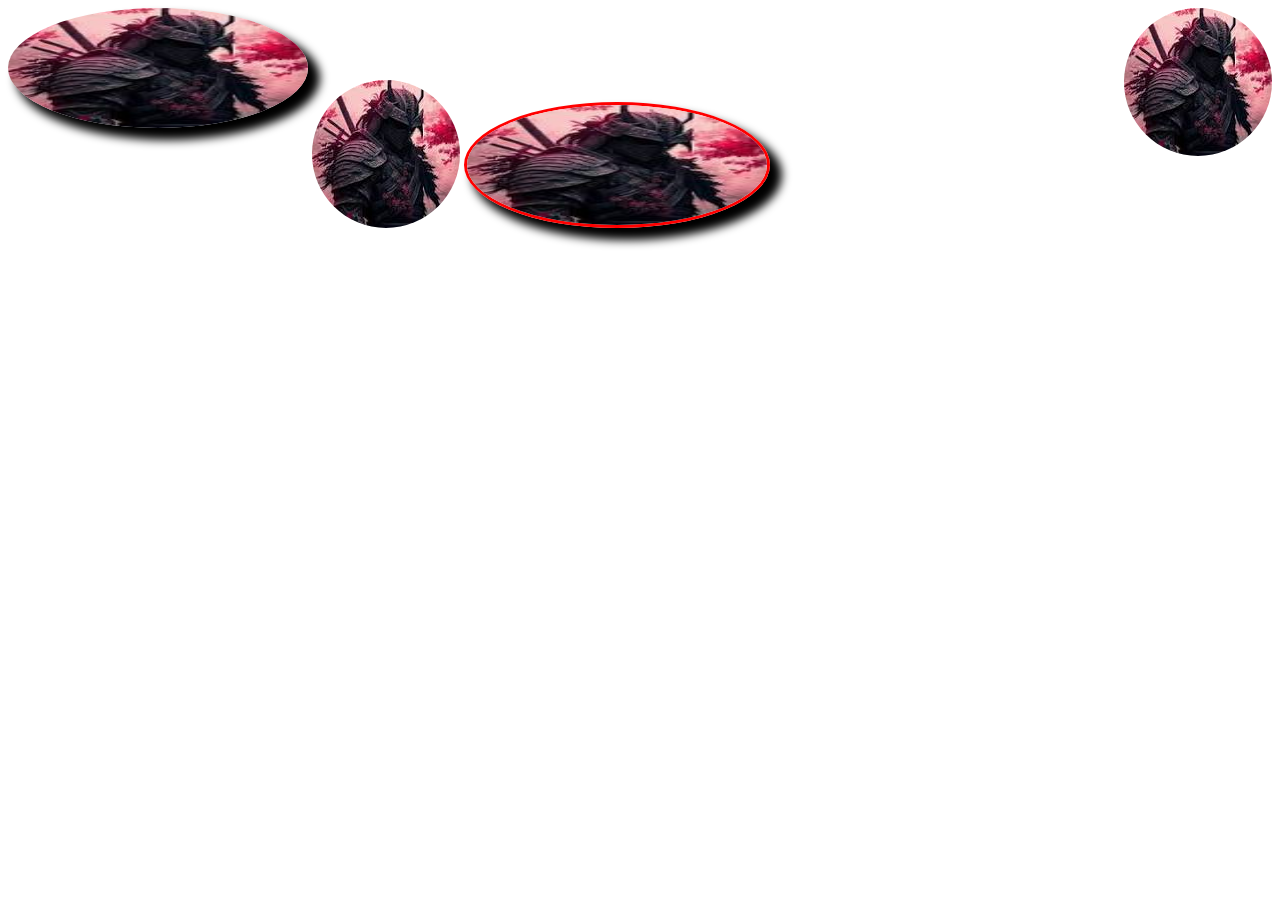
<file: Laboratorio de Desenvolvimento WEB/aula18.09/index.html>
<!DOCTYPE html>
<html lang="en">
<head>
    <meta charset="UTF-8">
    <meta name="viewport" content="width=device-width, initial-scale=1.0">
    <title>Document</title>
    <link rel="stylesheet" href="./style.css">
</head>
<body>
    <img class="elipse" id="img1" src="[data-uri]" alt=" samurai">
    <img class="bola" id="img2" src="[data-uri]" alt="samurai">
    <img class="elipse" id="img3" src="[data-uri]" alt="samurai">
    <img class="bola" id="img4" src="[data-uri]" alt="samurai">
</body>
</html>
</file>
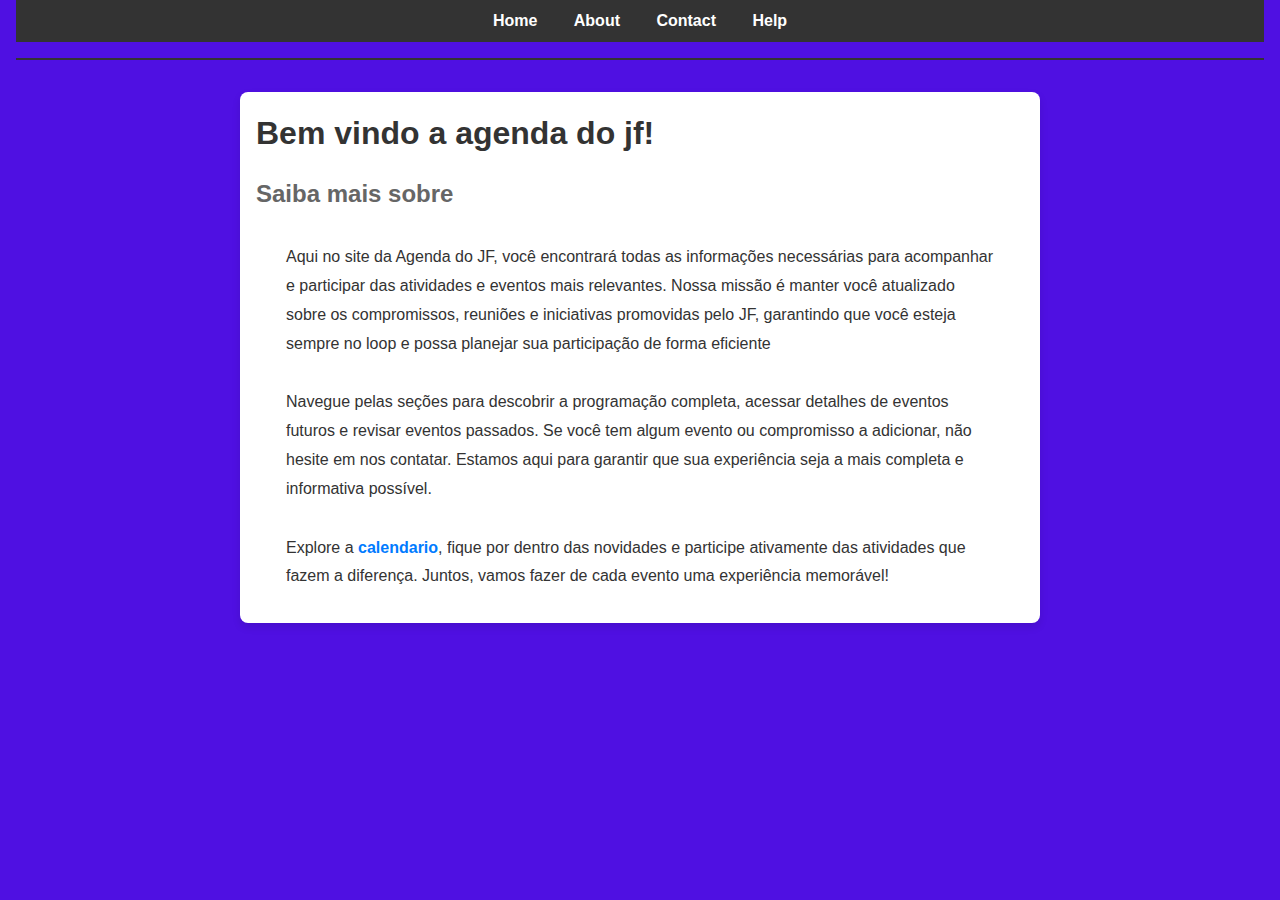
<file: Laboratorio de Desenvolvimento WEB/calendario/index.html>
<!DOCTYPE html>
<html lang="en">
<head>
    <meta charset="UTF-8">
    <meta name="viewport" content="width=device-width, initial-scale=1.0">
    <title>Calendario</title>
    <link rel="stylesheet" href="./style.css">
</head>
<body>
    <nav>
        <center>
            <a href="#home">Home</a>
            <a href="#about">About</a>
            <a href="#contact">Contact</a>
            <a href="#help">Help</a>
        </center>
    </nav>
    <hr>
    <main>
        <h1>Bem vindo a agenda do jf!</h1>
        <h2>Saiba mais sobre</h2>
        <p>Aqui no site da Agenda do JF, você encontrará todas as informações necessárias para acompanhar e participar das atividades e eventos mais relevantes. Nossa missão é manter você atualizado sobre os compromissos, reuniões e iniciativas promovidas pelo JF, garantindo que você esteja sempre no loop e possa planejar sua participação de forma eficiente</p>
        <p>Navegue pelas seções para descobrir a programação completa, acessar detalhes de eventos futuros e revisar eventos passados. Se você tem algum evento ou compromisso a adicionar, não hesite em nos contatar. Estamos aqui para garantir que sua experiência seja a mais completa e informativa possível.</p>
        <p>Explore a <a href="./calendario.html">calendario</a>, fique por dentro das novidades e participe ativamente das atividades que fazem a diferença. Juntos, vamos fazer de cada evento uma experiência memorável!</p>
    </main>
</body>
</html>
</file>
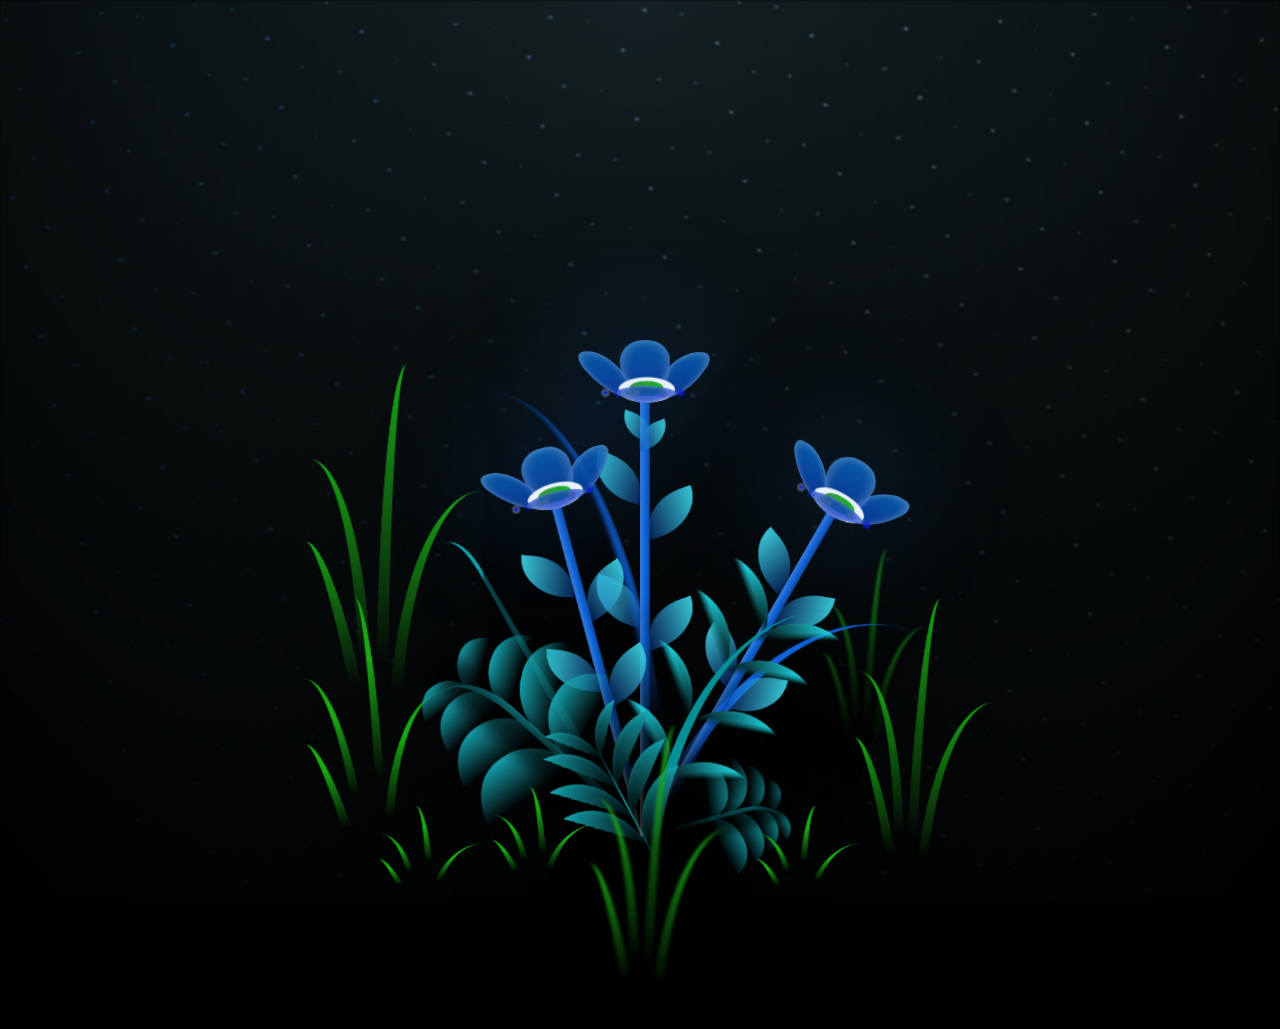
<file: Laboratorio de Desenvolvimento WEB/Flores para minha muie/index.html>
<!DOCTYPE html>
<html lang="en">
<head>
    <meta charset="UTF-8">
    <meta name="viewport" content="width=device-width, initial-scale=1.0">
    <title>Flores pra minha muie</title>
    <link rel="stylesheet" href="./style.css">
</head>
<body>
    <div class="night"></div>
        <div class="flowers">
          <div class="flower flower--1">
            <div class="flower__leafs flower__leafs--1">
              <div class="flower__leaf flower__leaf--1"></div>
              <div class="flower__leaf flower__leaf--2"></div>
              <div class="flower__leaf flower__leaf--3"></div>
              <div class="flower__leaf flower__leaf--4"></div>
              

              <div class="flower__white-circle"></div>
      
              <div class="flower__light flower__light--1"></div>
              <div class="flower__light flower__light--2"></div>
              <div class="flower__light flower__light--3"></div>
              <div class="flower__light flower__light--4"></div>
              <div class="flower__light flower__light--5"></div>
              <div class="flower__light flower__light--6"></div>
              <div class="flower__light flower__light--7"></div>
              <div class="flower__light flower__light--8"></div>
      
            </div>
            <div class="flower__line">
              <div class="flower__line__leaf flower__line__leaf--1"></div>
              <div class="flower__line__leaf flower__line__leaf--2"></div>
              <div class="flower__line__leaf flower__line__leaf--3"></div>
              <div class="flower__line__leaf flower__line__leaf--4"></div>
              <div class="flower__line__leaf flower__line__leaf--5"></div>
              <div class="flower__line__leaf flower__line__leaf--6"></div>
            </div>
          </div>
      
          <div class="flower flower--2">
            <div class="flower__leafs flower__leafs--2">
              <div class="flower__leaf flower__leaf--1"></div>
              <div class="flower__leaf flower__leaf--2"></div>
              <div class="flower__leaf flower__leaf--3"></div>
              <div class="flower__leaf flower__leaf--4"></div>
              <div class="flower__white-circle"></div>
      
              <div class="flower__light flower__light--1"></div>
              <div class="flower__light flower__light--2"></div>
              <div class="flower__light flower__light--3"></div>
              <div class="flower__light flower__light--4"></div>
              <div class="flower__light flower__light--5"></div>
              <div class="flower__light flower__light--6"></div>
              <div class="flower__light flower__light--7"></div>
              <div class="flower__light flower__light--8"></div>
      
            </div>
            <div class="flower__line">
              <div class="flower__line__leaf flower__line__leaf--1"></div>
              <div class="flower__line__leaf flower__line__leaf--2"></div>
              <div class="flower__line__leaf flower__line__leaf--3"></div>
              <div class="flower__line__leaf flower__line__leaf--4"></div>
            </div>
          </div>
      
          <div class="flower flower--3">
            <div class="flower__leafs flower__leafs--3">
              <div class="flower__leaf flower__leaf--1"></div>
              <div class="flower__leaf flower__leaf--2"></div>
              <div class="flower__leaf flower__leaf--3"></div>
              <div class="flower__leaf flower__leaf--4"></div>
              <div class="flower__white-circle"></div>
      
              <div class="flower__light flower__light--1"></div>
              <div class="flower__light flower__light--2"></div>
              <div class="flower__light flower__light--3"></div>
              <div class="flower__light flower__light--4"></div>
              <div class="flower__light flower__light--5"></div>
              <div class="flower__light flower__light--6"></div>
              <div class="flower__light flower__light--7"></div>
              <div class="flower__light flower__light--8"></div>
      
            </div>
            <div class="flower__line">
              <div class="flower__line__leaf flower__line__leaf--1"></div>
              <div class="flower__line__leaf flower__line__leaf--2"></div>
              <div class="flower__line__leaf flower__line__leaf--3"></div>
              <div class="flower__line__leaf flower__line__leaf--4"></div>
            </div>
          </div>
      
          <div class="grow-ans" style="--d:1.2s">
            <div class="flower__g-long">
              <div class="flower__g-long__top"></div>
              <div class="flower__g-long__bottom"></div>
            </div>
          </div>
      
          <div class="growing-grass">
            <div class="flower__grass flower__grass--1">
              <div class="flower__grass--top"></div>
              <div class="flower__grass--bottom"></div>
              <div class="flower__grass__leaf flower__grass__leaf--1"></div>
              <div class="flower__grass__leaf flower__grass__leaf--2"></div>
              <div class="flower__grass__leaf flower__grass__leaf--3"></div>
              <div class="flower__grass__leaf flower__grass__leaf--4"></div>
              <div class="flower__grass__leaf flower__grass__leaf--5"></div>
              <div class="flower__grass__leaf flower__grass__leaf--6"></div>
              <div class="flower__grass__leaf flower__grass__leaf--7"></div>
              <div class="flower__grass__leaf flower__grass__leaf--8"></div>
              <div class="flower__grass__overlay"></div>
            </div>
          </div>
      
          <div class="growing-grass">
            <div class="flower__grass flower__grass--2">
              <div class="flower__grass--top"></div>
              <div class="flower__grass--bottom"></div>
              <div class="flower__grass__leaf flower__grass__leaf--1"></div>
              <div class="flower__grass__leaf flower__grass__leaf--2"></div>
              <div class="flower__grass__leaf flower__grass__leaf--3"></div>
              <div class="flower__grass__leaf flower__grass__leaf--4"></div>
              <div class="flower__grass__leaf flower__grass__leaf--5"></div>
              <div class="flower__grass__leaf flower__grass__leaf--6"></div>
              <div class="flower__grass__leaf flower__grass__leaf--7"></div>
              <div class="flower__grass__leaf flower__grass__leaf--8"></div>
              <div class="flower__grass__overlay"></div>
            </div>
          </div>
      
          <div class="grow-ans" style="--d:2.4s">
            <div class="flower__g-right flower__g-right--1">
              <div class="leaf"></div>
            </div>
          </div>
      
          <div class="grow-ans" style="--d:2.8s">
            <div class="flower__g-right flower__g-right--2">
              <div class="leaf"></div>
            </div>
          </div>
      
          <div class="grow-ans" style="--d:2.8s">
            <div class="flower__g-front">
              <div class="flower__g-front__leaf-wrapper flower__g-front__leaf-wrapper--1">
                <div class="flower__g-front__leaf"></div>
              </div>
              <div class="flower__g-front__leaf-wrapper flower__g-front__leaf-wrapper--2">
                <div class="flower__g-front__leaf"></div>
              </div>
              <div class="flower__g-front__leaf-wrapper flower__g-front__leaf-wrapper--3">
                <div class="flower__g-front__leaf"></div>
              </div>
              <div class="flower__g-front__leaf-wrapper flower__g-front__leaf-wrapper--4">
                <div class="flower__g-front__leaf"></div>
              </div>
              <div class="flower__g-front__leaf-wrapper flower__g-front__leaf-wrapper--5">
                <div class="flower__g-front__leaf"></div>
              </div>
              <div class="flower__g-front__leaf-wrapper flower__g-front__leaf-wrapper--6">
                <div class="flower__g-front__leaf"></div>
              </div>
              <div class="flower__g-front__leaf-wrapper flower__g-front__leaf-wrapper--7">
                <div class="flower__g-front__leaf"></div>
              </div>
              <div class="flower__g-front__leaf-wrapper flower__g-front__leaf-wrapper--8">
                <div class="flower__g-front__leaf"></div>
              </div>
              <div class="flower__g-front__line"></div>
            </div>
          </div>
      
          <div class="grow-ans" style="--d:3.2s">
            <div class="flower__g-fr">
              <div class="leaf"></div>
              <div class="flower__g-fr__leaf flower__g-fr__leaf--1"></div>
              <div class="flower__g-fr__leaf flower__g-fr__leaf--2"></div>
              <div class="flower__g-fr__leaf flower__g-fr__leaf--3"></div>
              <div class="flower__g-fr__leaf flower__g-fr__leaf--4"></div>
              <div class="flower__g-fr__leaf flower__g-fr__leaf--5"></div>
              <div class="flower__g-fr__leaf flower__g-fr__leaf--6"></div>
              <div class="flower__g-fr__leaf flower__g-fr__leaf--7"></div>
              <div class="flower__g-fr__leaf flower__g-fr__leaf--8"></div>
            </div>
          </div>
      
          <div class="long-g long-g--0">
            <div class="grow-ans" style="--d:3s">
              <div class="leaf leaf--0"></div>
            </div>
            <div class="grow-ans" style="--d:2.2s">
              <div class="leaf leaf--1"></div>
            </div>
            <div class="grow-ans" style="--d:3.4s">
              <div class="leaf leaf--2"></div>
            </div>
            <div class="grow-ans" style="--d:3.6s">
              <div class="leaf leaf--3"></div>
            </div>
          </div>
      
          <div class="long-g long-g--1">
            <div class="grow-ans" style="--d:3.6s">
              <div class="leaf leaf--0"></div>
            </div>
            <div class="grow-ans" style="--d:3.8s">
              <div class="leaf leaf--1"></div>
            </div>
            <div class="grow-ans" style="--d:4s">
              <div class="leaf leaf--2"></div>
            </div>
            <div class="grow-ans" style="--d:4.2s">
              <div class="leaf leaf--3"></div>
            </div>
          </div>
      
          <div class="long-g long-g--2">
            <div class="grow-ans" style="--d:4s">
              <div class="leaf leaf--0"></div>
            </div>
            <div class="grow-ans" style="--d:4.2s">
              <div class="leaf leaf--1"></div>
            </div>
            <div class="grow-ans" style="--d:4.4s">
              <div class="leaf leaf--2"></div>
            </div>
            <div class="grow-ans" style="--d:4.6s">
              <div class="leaf leaf--3"></div>
            </div>
          </div>
      
          <div class="long-g long-g--3">
            <div class="grow-ans" style="--d:4s">
              <div class="leaf leaf--0"></div>
            </div>
            <div class="grow-ans" style="--d:4.2s">
              <div class="leaf leaf--1"></div>
            </div>
            <div class="grow-ans" style="--d:3s">
              <div class="leaf leaf--2"></div>
            </div>
            <div class="grow-ans" style="--d:3.6s">
              <div class="leaf leaf--3"></div>
            </div>
          </div>
      
          <div class="long-g long-g--4">
            <div class="grow-ans" style="--d:4s">
              <div class="leaf leaf--0"></div>
            </div>
            <div class="grow-ans" style="--d:4.2s">
              <div class="leaf leaf--1"></div>
            </div>
            <div class="grow-ans" style="--d:3s">
              <div class="leaf leaf--2"></div>
            </div>
            <div class="grow-ans" style="--d:3.6s">
              <div class="leaf leaf--3"></div>
            </div>
          </div>
      
          <div class="long-g long-g--5">
            <div class="grow-ans" style="--d:4s">
              <div class="leaf leaf--0"></div>
            </div>
            <div class="grow-ans" style="--d:4.2s">
              <div class="leaf leaf--1"></div>
            </div>
            <div class="grow-ans" style="--d:3s">
              <div class="leaf leaf--2"></div>
            </div>
            <div class="grow-ans" style="--d:3.6s">
              <div class="leaf leaf--3"></div>
            </div>
          </div>
      
          <div class="long-g long-g--6">
            <div class="grow-ans" style="--d:4.2s">
              <div class="leaf leaf--0"></div>
            </div>
            <div class="grow-ans" style="--d:4.4s">
              <div class="leaf leaf--1"></div>
            </div>
            <div class="grow-ans" style="--d:4.6s">
              <div class="leaf leaf--2"></div>
            </div>
            <div class="grow-ans" style="--d:4.8s">
              <div class="leaf leaf--3"></div>
            </div>
          </div>
      
          <div class="long-g long-g--7">
            <div class="grow-ans" style="--d:3s">
              <div class="leaf leaf--0"></div>
            </div>
            <div class="grow-ans" style="--d:3.2s">
              <div class="leaf leaf--1"></div>
            </div>
            <div class="grow-ans" style="--d:3.5s">
              <div class="leaf leaf--2"></div>
            </div>
            <div class="grow-ans" style="--d:3.6s">
              <div class="leaf leaf--3"></div>
            </div>
          </div>
        </div>
        <script src="java.js"></script>
</body>
</html>
</file>
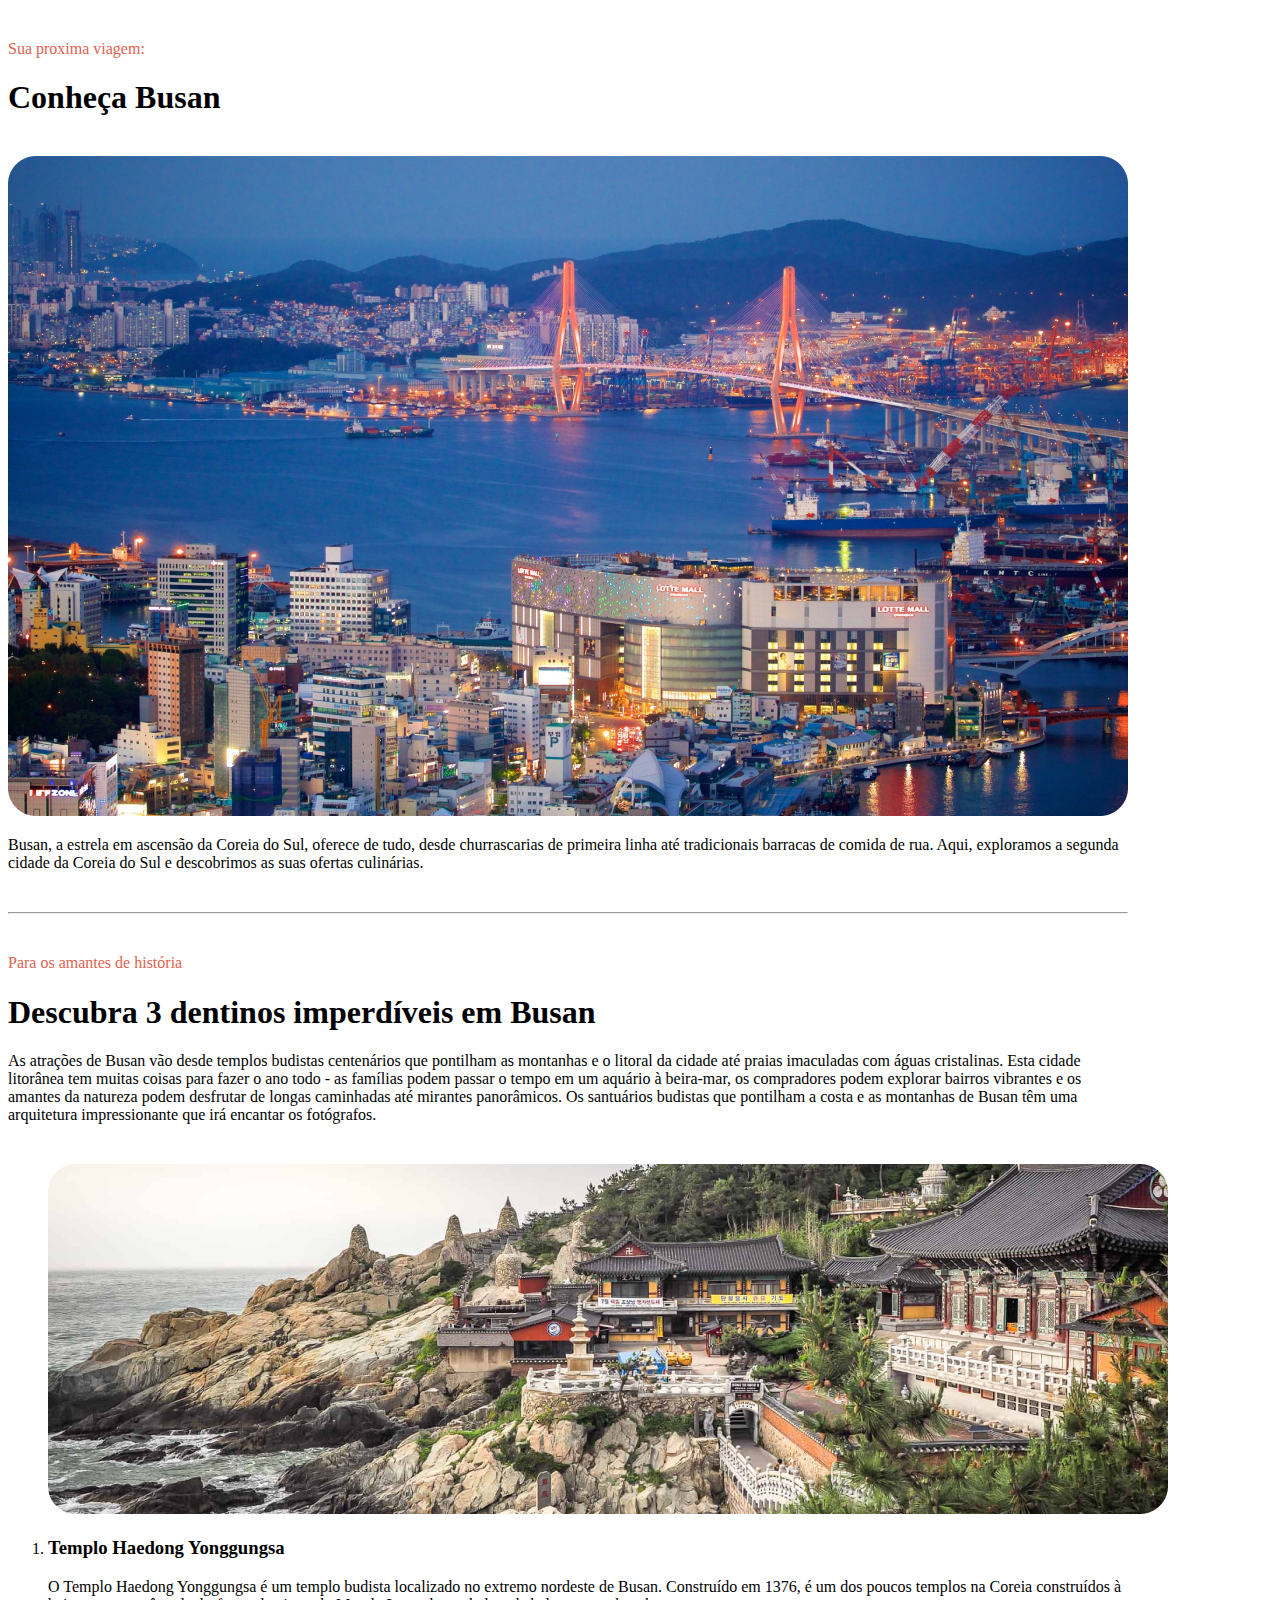
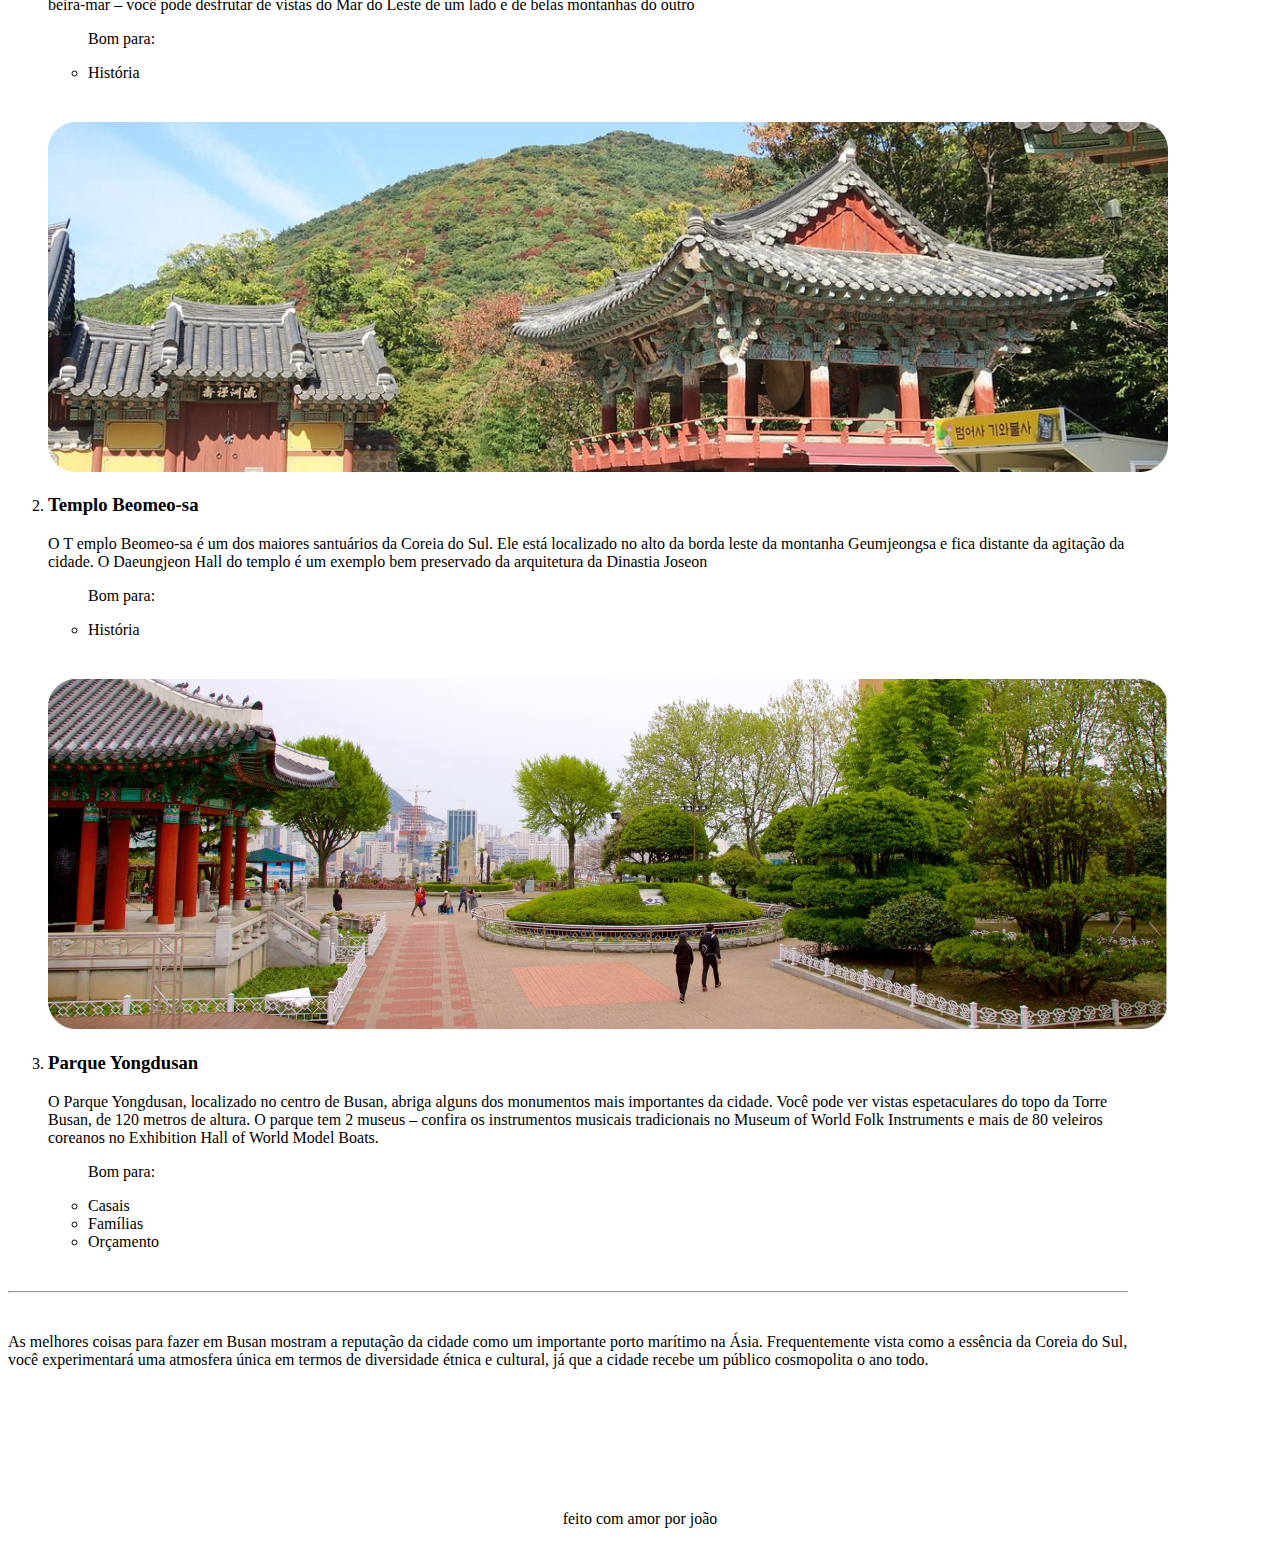
<file: Laboratorio de Desenvolvimento WEB/projeto_rocketseat/index.html>
<!DOCTYPE html>
<html lang="en">
<head>
    <meta charset="UTF-8">
    <meta name="viewport" content="width=device-width, initial-scale=0.8">
    <title>Turismo</title>
    <link rel="stylesheet" href="./style.css">
</head>
<body>
    <div id="container">
        <header>
            <p class="headline">Sua proxima viagem: </p>
            <h1 class="title-local">Conheça Busan</h1>
        </header>
        <img src="./assets/image.jpg" alt="Busan foto de cima" class="img-local">
        <p class="description">Busan, a estrela em ascensão da Coreia do Sul, oferece de tudo, desde churrascarias de primeira linha até tradicionais barracas de comida de rua. Aqui, exploramos a segunda cidade da Coreia do Sul e descobrimos as suas ofertas culinárias.</p>
        <hr>
        <p class="headline">Para os amantes de história</p>
        <h1>Descubra 3 dentinos imperdíveis em Busan</h1>
        <p>As atrações de Busan vão desde templos budistas centenários que pontilham as montanhas e o litoral da cidade até praias imaculadas com águas cristalinas. Esta cidade litorânea tem muitas coisas para fazer o ano todo - as famílias podem passar o tempo em um aquário à beira-mar, os compradores podem explorar bairros vibrantes e os amantes da natureza podem desfrutar de longas caminhadas até mirantes panorâmicos.
            Os santuários budistas que pontilham a costa e as montanhas de Busan têm uma arquitetura impressionante que irá encantar os fotógrafos.
        </p>
        <ol>
            <div class="card-travel">
                <img src="./assets/templo.jpg" alt="Templo em busan" class="img-turism">
                <li>
                    <h3>Templo Haedong Yonggungsa</h3>
                    <div class="content-card">
                        <p>O Templo Haedong Yonggungsa é um templo budista localizado no extremo nordeste de Busan. Construído em 1376, é um dos poucos templos na Coreia construídos à beira-mar – você pode desfrutar de vistas do Mar do Leste de um lado e de belas montanhas do outro</p>
                        <ul>
                            <p class="title-list">Bom para:</p>
                            <li>História</li>
                        </ul>
                    </div>
                </li>
            </div>
            <div class="card-travel">
                <img src="./assets/templo2.jpg" alt="Templo entre montanhas" class="img-turism">
                <li>
                    <h3>Templo Beomeo-sa</h3>
                    <div class="content-card">
                        <p>O T emplo Beomeo-sa é um dos maiores santuários da Coreia do Sul. Ele está localizado no alto da borda leste da montanha Geumjeongsa e fica distante da agitação da cidade. O Daeungjeon Hall do templo é um exemplo bem preservado da arquitetura da Dinastia Joseon</p>
                        <ul>
                            <p class="title-list">Bom para:</p>
                            <li>História</li>
                        </ul>
                    </div>
                </li>
            </div>
            <div class="card-travel">
                <img src="./assets/image (3).jpg" alt="parque em busan">
                <li>
                    <h3>Parque Yongdusan</h3>
                    <div class="content-card">
                        <p>O Parque Yongdusan, localizado no centro de Busan, abriga alguns dos monumentos mais importantes da cidade. Você pode ver vistas espetaculares do topo da Torre Busan, de 120 metros de altura. O parque tem 2 museus – confira os instrumentos musicais tradicionais no Museum of World Folk Instruments e mais de 80 veleiros coreanos no Exhibition Hall of World Model Boats.</p>
                        <ul>
                            <p class="title-list">Bom para:</p>
                            <li>Casais</li>
                            <li>Famílias</li>
                            <li>Orçamento</li>
                        </ul>
                    </div>
                </li>
            </div>
        </ol>
        <hr>
        <footer>
            <p class="p-fotter">As melhores coisas para fazer em Busan mostram a reputação da cidade como um importante porto marítimo na Ásia. Frequentemente vista como a essência da Coreia do Sul, você experimentará uma atmosfera única em termos de diversidade étnica e cultural, já que a cidade recebe um público cosmopolita o ano todo.</p>
        </footer>
    </div>
    <center><p>feito com amor por joão</p></center>
</body>
</html>
</file>
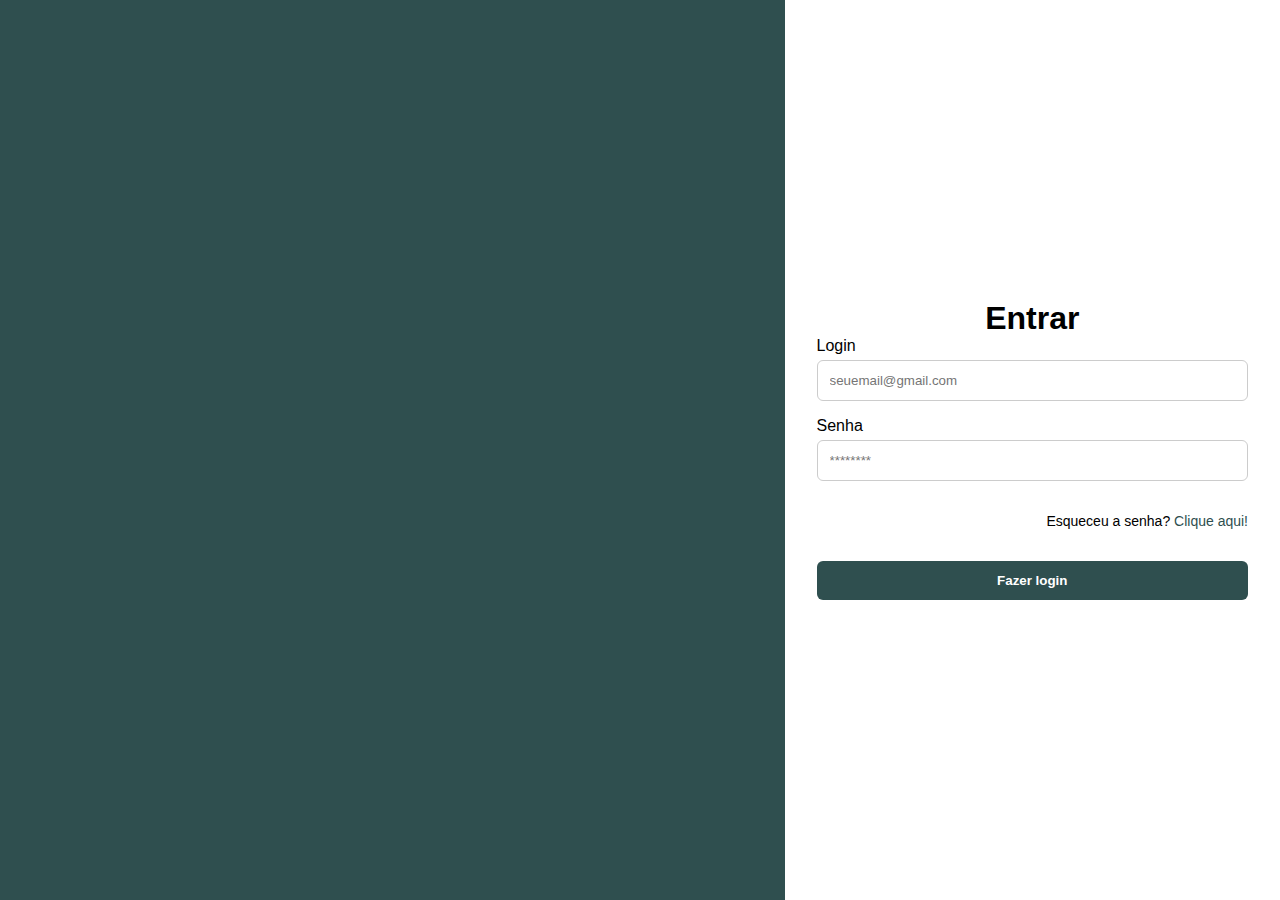
<file: Laboratorio de Desenvolvimento WEB/tela_login/index.html>
<!DOCTYPE html>
<html lang="en">
<head>
	<meta charset="UTF-8">
	<meta name="viewport" content="width=device-width, initial-scale=1.0">
	<link rel="stylesheet" href="./css/style.css">
	<title>Login</title>
</head>
<body>
	<main class="container">
		<div class="containerEsquerda"></div>

		<div class="containerDireita">
			<h1>Entrar</h1>
			<form action="#" method="get">	
				<label>
					Login
					<input type="email" placeholder="seuemail@gmail.com">
				</label>

				<label>
					Senha
					<input type="password" placeholder="********">
				</label>

				<p>Esqueceu a senha? <a href="#">Clique aqui!</a></p>

				<button>Fazer login</button>
			</form>
		</div>
	</main>
</body>
</html>
</file>
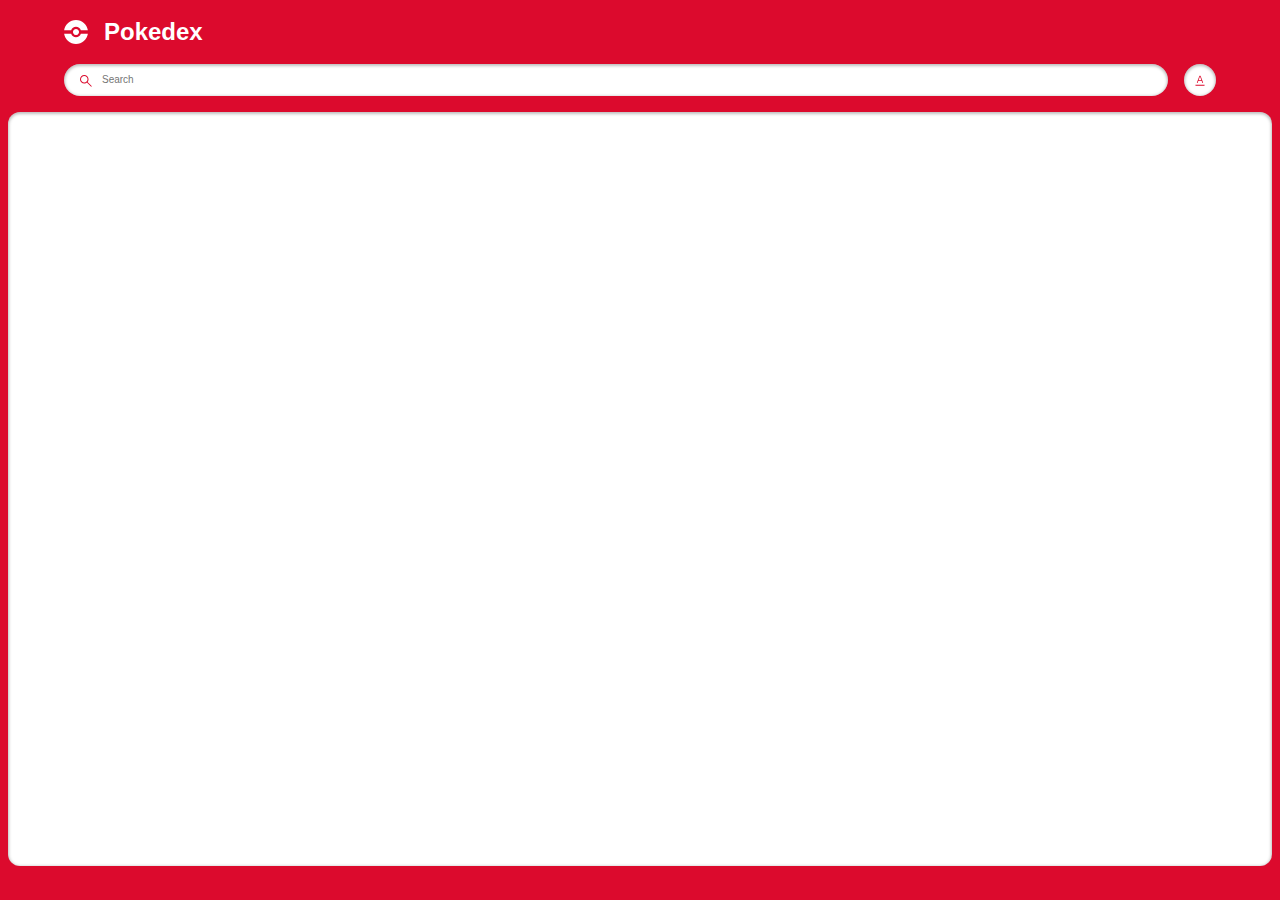
<file: Projeto Lapes/pokedex/index.html>
<!DOCTYPE html>
<html lang="en">
  <head>
    <meta charset="UTF-8" />
    <meta name="viewport" content="width=device-width, initial-scale=1.0" />
    <title>Pokédex</title>
    <link rel="stylesheet" href="./css/style.css" />
    <script src="./pokemon.js" defer></script>
    <script src="./search.js" defer></script>
  </head>
  <body>
    <main class="main">
      <header class="header home">
        <div class="container">
          <div class="logo-wrapper">
            <img src="./assets/pokeball.svg" alt="pokeball" />
            <h1>Pokedex</h1>
          </div>
          <div class="search-wrapper">
            <div class="search-wrap">
              <img
                src="./assets/search.svg"
                alt="search icon"
                class="search-icon"
              />
              <input
                type="text"
                class="search-input body3-fonts"
                placeholder="Search"
                id="search-input"
              />
              <img
                src="./assets/cross.svg"
                alt="cross icon"
                class="search-close-icon"
                id="search-close-icon"
              />
            </div>
            <div class="sort-wrapper">
              <div class="sort-wrap">
                <img
                  src="./assets/sorting.svg"
                  alt="sorting"
                  class="sort-icon"
                  id="sort-icon"
                />
              </div>
              <div class="filter-wrapper">
                <p class="body2-fonts">Ordenar por:</p>
                <div class="filter-wrap">
                  <div>
                    <input
                      type="radio"
                      id="number"
                      name="filters"
                      value="number"
                      checked
                    />
                    <label for="number" class="body3-fonts">Numero</label>
                  </div>
                  <div>
                    <input type="radio" id="name" name="filters" value="name" />
                    <label for="name" class="body3-fonts">Nome</label>
                  </div>
                </div>
              </div>
            </div>
          </div>
        </div>
      </header>
      <section class="pokemon-list">
        <div class="container">
          <div class="list-wrapper"></div>
        </div>
        <div id="not-found-message">Pokemon not found</div>
      </section>
    </main>
  </body>
</html>
</file>
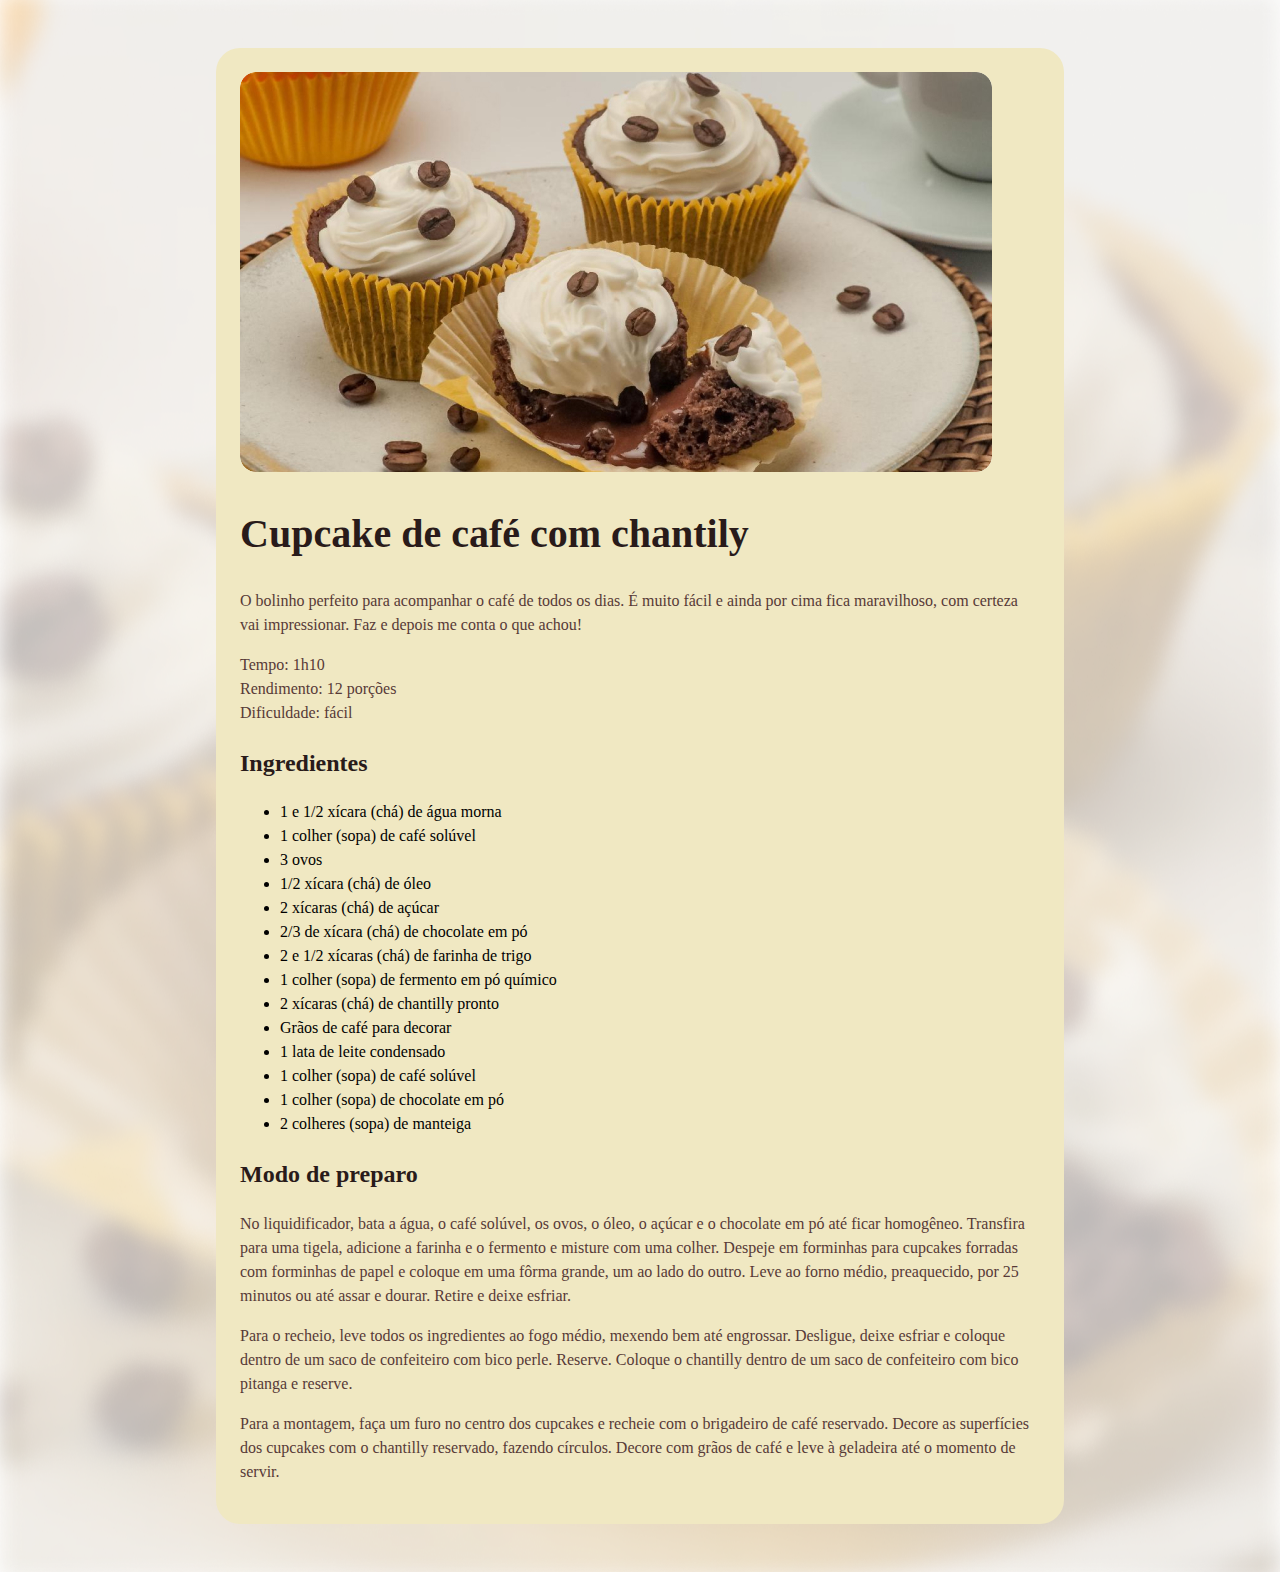
<file: Laboratorio de Desenvolvimento WEB/Estudos_rocketseart/projeto/index.html>
<!DOCTYPE html>
<html lang="en">
<head>
    <meta charset="UTF-8">
    <meta name="viewport" content="width=device-width, initial-scale=1.0">
    <title>Receitas</title>
    <link rel="stylesheet" href="./style.css">
</head>
<body>
    
    <div id="container">
        <img src="./assets/main-image.jpg" alt="cupcake" id="main-img">
        <main>
            <section id="about">
                <h1>Cupcake de café com chantily</h1>
                <p>O bolinho perfeito para acompanhar o café de todos os dias. É muito fácil e ainda por cima fica maravilhoso, com certeza vai impressionar. Faz e depois me conta o que achou!</p>
                <p>Tempo: 1h10 <br>Rendimento: 12 porções <br> Dificuldade: fácil</p>
            </section>
            <section id="ingredients">
                <h2>Ingredientes</h2>
                <ul>
                    <li>1 e 1/2 xícara (chá) de água morna</li>
                    <li>1 colher (sopa) de café solúvel</li>
                    <li>3 ovos</li>
                    <li>1/2 xícara (chá) de óleo</li>
                    <li>2 xícaras (chá) de açúcar</li>
                    <li>2/3 de xícara (chá) de chocolate em pó</li>
                    <li>2 e 1/2 xícaras (chá) de farinha de trigo</li>
                    <li>1 colher (sopa) de fermento em pó químico</li>
                    <li>2 xícaras (chá) de chantilly pronto</li>
                    <li>Grãos de café para decorar</li>
                    <li>1 lata de leite condensado</li>
                    <li>1 colher (sopa) de café solúvel</li>
                    <li>1 colher (sopa) de chocolate em pó</li>
                    <li>2 colheres (sopa) de manteiga</li>
                </ul>
            </section>
            <section id="preparation">
                <h2>Modo de preparo</h2>
                <p>No liquidificador, bata a água, o café solúvel, os ovos, o óleo, o açúcar e o chocolate em pó até ficar homogêneo. Transfira para uma tigela, adicione a farinha e o fermento e misture com uma colher. Despeje em forminhas para cupcakes forradas com forminhas de papel e coloque em uma fôrma grande, um ao lado do outro. Leve ao forno médio, preaquecido, por 25 minutos ou até assar e dourar. Retire e deixe esfriar.</p>
                <p>Para o recheio, leve todos os ingredientes ao fogo médio, mexendo bem até engrossar. Desligue, deixe esfriar e coloque dentro de um saco de confeiteiro com bico perle. Reserve. Coloque o chantilly dentro de um saco de confeiteiro com bico pitanga e reserve.</p>
                <p>Para a montagem, faça um furo no centro dos cupcakes e recheie com o brigadeiro de café reservado. Decore as superfícies dos cupcakes com o chantilly reservado, fazendo círculos. Decore com grãos de café e leve à geladeira até o momento de servir. </p>
            </section>
        </main>
    </div>
    
</body>
</html>
</file>
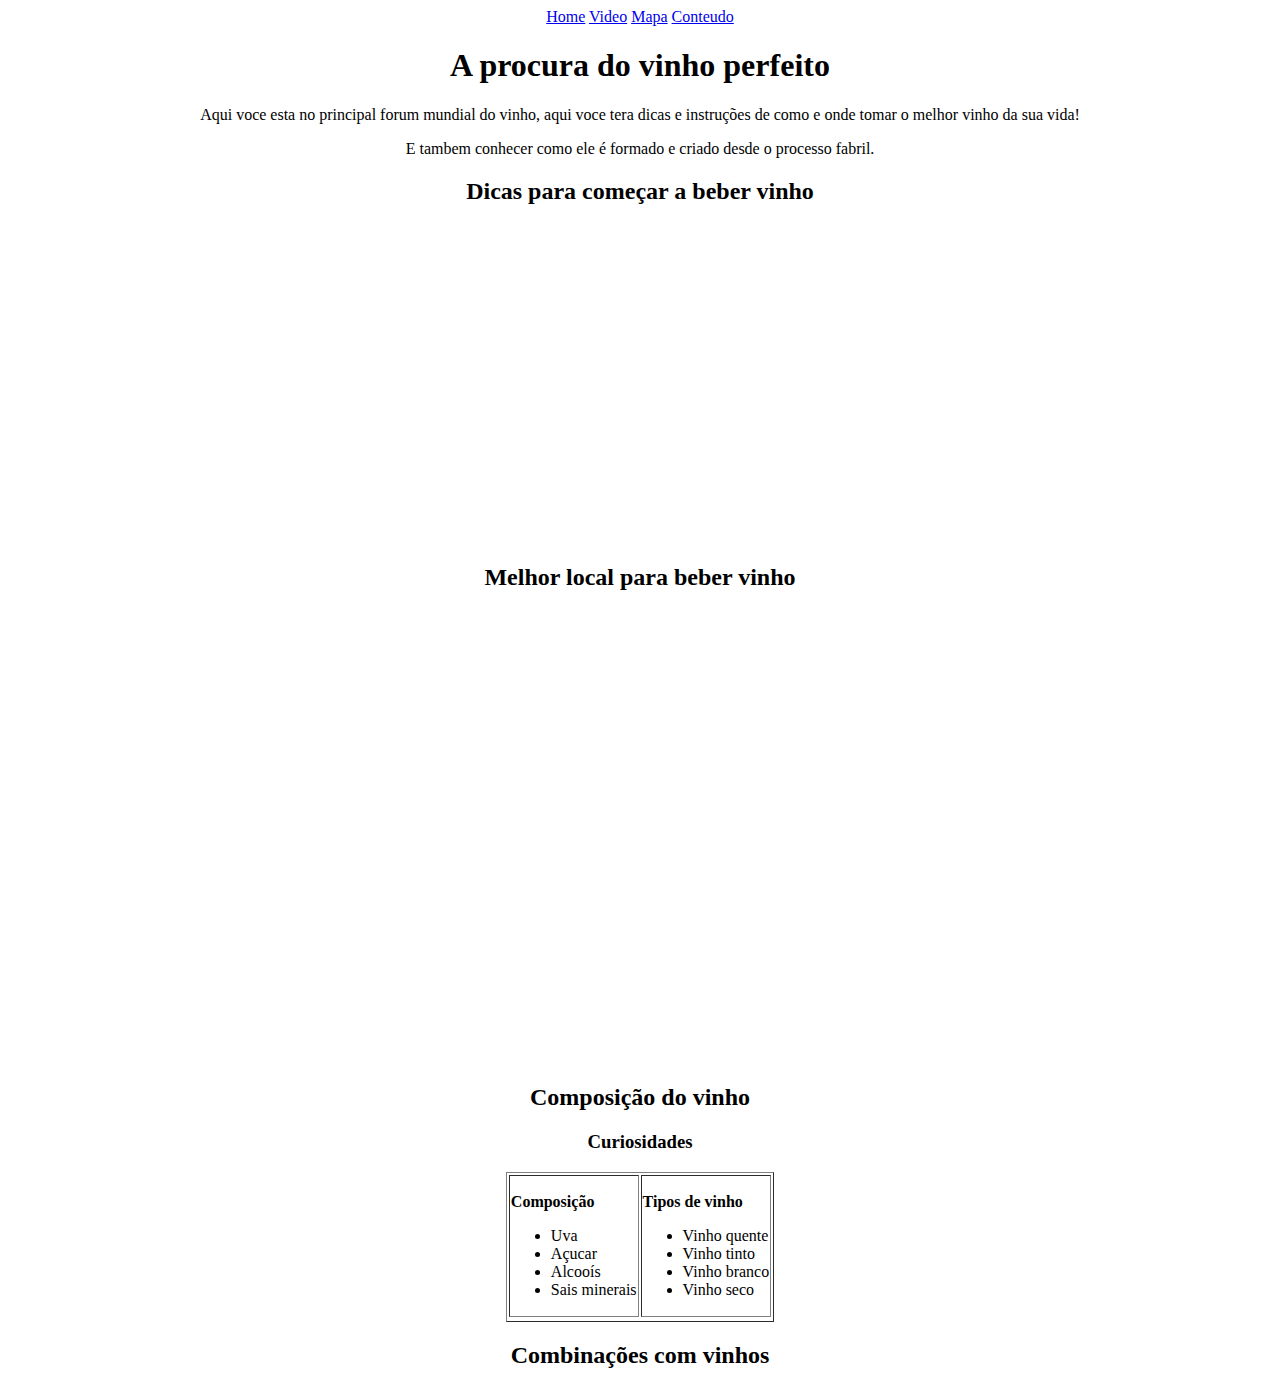
<file: Laboratorio de Desenvolvimento WEB/ladingpage.html>
<!DOCTYPE html>
<html lang="en">
<head>
    <meta charset="UTF-8">
    <meta name="viewport" content="width=device-width, initial-scale=1.0">
    <title>Site do vinho</title>
</head>
<body>
    <center>
        <nav>
                <a href="#home">Home</a>
                <a href="#video">Video</a>
                <a href="#mapa">Mapa</a>
                <a href="#conteudo">Conteudo</a>
        </nav>

        <div id="home">
            <h1>A procura do vinho perfeito</h1>
            <p>Aqui voce esta no principal forum mundial do vinho, aqui voce tera dicas e instruções de como e onde tomar o melhor vinho da sua vida!</p>
            <P>E tambem conhecer como ele é formado e criado desde o processo fabril.</P>
        </div>
        <div id="video">
            <h2>Dicas para começar a beber vinho</h2>
            <iframe width="560" height="315" src="https://www.youtube.com/embed/_iWrg9YwwIA?si=j6ZINLR26u1ysj9l" title="YouTube video player" frameborder="0" allow="accelerometer; autoplay; clipboard-write; encrypted-media; gyroscope; picture-in-picture; web-share" referrerpolicy="strict-origin-when-cross-origin" allowfullscreen></iframe>
        </div>
        <div id="mapa">
            <h2>Melhor local para beber vinho</h2>
            <iframe src="https://www.google.com/maps/embed?pb=!1m18!1m12!1m3!1d125453.55575073694!2d-46.79069107614169!3d-23.57879666650679!2m3!1f0!2f0!3f0!3m2!1i1024!2i768!4f13.1!3m3!1m2!1s0x94ce570a95366765%3A0xea89022f8ba198df!2sR.%20Bianchi%20Bertoldi%2C%20109%20-%20Pinheiros%2C%20S%C3%A3o%20Paulo%20-%20SP%2C%2005422-070!5e0!3m2!1spt-BR!2sbr!4v1724925906363!5m2!1spt-BR!2sbr" width="600" height="450" style="border:0;" allowfullscreen="" loading="lazy" referrerpolicy="no-referrer-when-downgrade"></iframe>
        </div>
        <div id="conteudo">
            <h2>Composição do vinho</h2>
            <h3>Curiosidades</h3>
            <table border="i">
                <tr>
                    <td><p><b>Composição</b></p>
                        <ul>
                            <li>Uva</li>
                            <li>Açucar</li>
                            <li>Alcooís</li>
                            <li>Sais minerais</li>
                        </ul>
                    </td>
                    <td>
                        <p><b>Tipos de vinho</b></p>
                        <ul>
                            <li>Vinho quente</li>
                            <li>Vinho tinto</li>
                            <li>Vinho branco</li>
                            <li>Vinho seco</li>
                        </ul>
                    </td>
                </tr>
                <tr>
            </table>
            <h2>Combinações com vinhos</h2>
            <table></table>
        </div>
    </center>
</body>
</html>
</file>
<file: Laboratorio de Desenvolvimento WEB/aula18.09/style.css>
.elipse{
    height: 120px;
    width: 300px;
    border-radius: 50%;
    box-shadow: 10px 10px 10px 2px black;
    display: inline;
}   

.bola{
    border-radius: 50%;
}

#img1{
    margin-bottom: 100px;
}

#img3{
    border: solid red;
}

#img4{
    float: right;
}
</file>
<file: Laboratorio de Desenvolvimento WEB/calendario/style.css>
nav a{
    margin: 50px;
}
p{
    margin: 30px;
}
* {
    margin: 0;
    padding: 0;
    box-sizing: border-box;
    font-family: 'Arial', sans-serif;
}
body {
    background-color: #4f10e2;
    color: #333;
    line-height: 1.6;
    padding: 0 1rem;
}
nav {
    background-color: #333;
    color: #fff;
    padding: 0.5rem 0;
    text-align: center;
}

nav a {
    color: #fff;
    text-decoration: none;
    margin: 0 1rem;
    font-weight: bold;
}

nav a:hover {
    color: #f4f4f4;
    text-decoration: underline;
}

hr {
    border: none;
    border-top: 2px solid #333;
    margin: 1rem 0;
}

main {
    max-width: 800px;
    margin: 2rem auto;
    padding: 1rem;
    background: #fff;
    border-radius: 8px;
    box-shadow: 0 4px 8px rgba(0, 0, 0, 0.1);
}

main h1 {
    font-size: 2rem;
    color: #333;
    margin-bottom: 1rem;
}

main h2 {
    font-size: 1.5rem;
    color: #666;
    margin-bottom: 1rem;
}

main p {
    margin-bottom: 1rem;
    line-height: 1.8;
}

main a {
    color: #007bff;
    text-decoration: none;
    font-weight: bold;
}

main a:hover {
    text-decoration: underline;
}
</file>
<file: Laboratorio de Desenvolvimento WEB/Flores para minha muie/style.css>
*,
*::after,
*::before {
  padding: 0;
  margin: 0;
  box-sizing: border-box;
}

:root {
  --dark-color: #000;
}

body {
  display: flex;
  align-items: flex-end;
  justify-content: center;
  min-height: 100vh;
  background-color: var(--dark-color);
  overflow: hidden;
  perspective: 1000px;
}

.night {
  position: fixed;
  left: 50%;
  top: 0;
  transform: translateX(-50%);
  width: 100%;
  height: 100%;
  filter: blur(0.1vmin);
  background-image: radial-gradient(ellipse at top, transparent 0%, var(--dark-color)), radial-gradient(ellipse at bottom, var(--dark-color), rgba(145, 233, 255, 0.2)), repeating-linear-gradient(220deg, black 0px, black 19px, transparent 19px, transparent 22px), repeating-linear-gradient(189deg, black 0px, black 19px, transparent 19px, transparent 22px), repeating-linear-gradient(148deg, black 0px, black 19px, transparent 19px, transparent 22px), linear-gradient(90deg, #006eff, #f0f0f0);
}

.flowers {
  position: relative;
  transform: scale(0.7);
}

.flower {
  position: absolute;
  bottom: 10vmin;
  transform-origin: bottom center;
  z-index: 10;
  --fl-speed: 0.8s;
}
.flower--1 {
  animation: moving-flower-1 4s linear infinite;
}
.flower--1 .flower__line {
  height: 70vmin;
  animation-delay: 0.3s;
}
.flower--1 .flower__line__leaf--1 {
  animation: blooming-leaf-right var(--fl-speed) 1.6s backwards;
}
.flower--1 .flower__line__leaf--2 {
  animation: blooming-leaf-right var(--fl-speed) 1.4s backwards;
}
.flower--1 .flower__line__leaf--3 {
  animation: blooming-leaf-left var(--fl-speed) 1.2s backwards;
}
.flower--1 .flower__line__leaf--4 {
  animation: blooming-leaf-left var(--fl-speed) 1s backwards;
}
.flower--1 .flower__line__leaf--5 {
  animation: blooming-leaf-right var(--fl-speed) 1.8s backwards;
}
.flower--1 .flower__line__leaf--6 {
  animation: blooming-leaf-left var(--fl-speed) 2s backwards;
}
.flower--2 {
  left: 50%;
  transform: rotate(30deg);
  animation: moving-flower-2 4s linear infinite;
}
.flower--2 .flower__line {
  height: 60vmin;
  animation-delay: 0.8s;
}
.flower--2 .flower__line__leaf--1 {
  animation: blooming-leaf-right var(--fl-speed) 1.9s backwards;
}
.flower--2 .flower__line__leaf--2 {
  animation: blooming-leaf-right var(--fl-speed) 1.7s backwards;
}
.flower--2 .flower__line__leaf--3 {
  animation: blooming-leaf-left var(--fl-speed) 1.5s backwards;
}
.flower--2 .flower__line__leaf--4 {
  animation: blooming-leaf-left var(--fl-speed) 1.3s backwards;
}
.flower--3 {
  left: 50%;
  transform: rotate(-15deg);
  animation: moving-flower-3 4s linear infinite;
}
.flower--3 .flower__line {
  animation-delay: 0.9s;
}
.flower--3 .flower__line__leaf--1 {
  animation: blooming-leaf-right var(--fl-speed) 2.5s backwards;
}
.flower--3 .flower__line__leaf--2 {
  animation: blooming-leaf-right var(--fl-speed) 2.3s backwards;
}
.flower--3 .flower__line__leaf--3 {
  animation: blooming-leaf-left var(--fl-speed) 2.1s backwards;
}
.flower--3 .flower__line__leaf--4 {
  animation: blooming-leaf-left var(--fl-speed) 1.9s backwards;
}
.flower__leafs {
  position: relative;
  animation: blooming-flower 2s backwards;
}
.flower__leafs--1 {
  animation-delay: 1.1s;
}
.flower__leafs--2 {
  animation-delay: 1.4s;
}
.flower__leafs--3 {
  animation-delay: 1.7s;
}
.flower__leafs::after {
  content: "";
  position: absolute;
  left: 0;
  top: 0;
  transform: translate(-50%, -100%);
  width: 8vmin;
  height: 8vmin;
  background-color: #1068ce;
  filter: blur(10vmin);
}
.flower__leaf {
  position: absolute;
  bottom: 0;
  left: 50%;
  width: 8vmin;
  height: 11vmin;
  border-radius: 51% 49% 47% 53%/44% 45% 55% 69%;
  background-color: #0246c4;
  background-image: linear-gradient(to top, #07369b, #0862b6);
  transform-origin: bottom center;
  opacity: 0.9;
  box-shadow: inset 0 0 2vmin rgba(255, 255, 255, 0.5);
}
.flower__leaf--1 {
  transform: translate(-10%, 1%) rotateY(40deg) rotateX(-50deg);
}
.flower__leaf--2 {
  transform: translate(-50%, -4%) rotateX(40deg);
}
.flower__leaf--3 {
  transform: translate(-90%, 0%) rotateY(45deg) rotateX(50deg);
}
.flower__leaf--4 {
  width: 8vmin;
  height: 8vmin;
  transform-origin: bottom left;
  border-radius: 4vmin 10vmin 4vmin 4vmin;
  transform: translate(0%, 18%) rotateX(70deg) rotate(-43deg);
  background-image: linear-gradient(to top, #103ccc, #0e42b3);
  z-index: 1;
  opacity: 0.8;
}
.flower__white-circle {
  position: absolute;
  left: -3.5vmin;
  top: -3vmin;
  width: 9vmin;
  height: 4vmin;
  border-radius: 50%;
  background-color: #fff;
}
.flower__white-circle::after {
  content: "";
  position: absolute;
  left: 50%;
  top: 45%;
  transform: translate(-50%, -50%);
  width: 60%;
  height: 60%;
  border-radius: inherit;
  background-image: repeating-linear-gradient(135deg, rgba(0, 0, 0, 0.03) 0px, rgba(0, 0, 0, 0.03) 1px, transparent 1px, transparent 12px), repeating-linear-gradient(45deg, rgba(0, 0, 0, 0.03) 0px, rgba(0, 0, 0, 0.03) 1px, transparent 1px, transparent 12px), repeating-linear-gradient(67.5deg, rgba(0, 0, 0, 0.03) 0px, rgba(0, 0, 0, 0.03) 1px, transparent 1px, transparent 12px), repeating-linear-gradient(135deg, rgba(0, 0, 0, 0.03) 0px, rgba(0, 0, 0, 0.03) 1px, transparent 1px, transparent 12px), repeating-linear-gradient(45deg, rgba(0, 0, 0, 0.03) 0px, rgba(0, 0, 0, 0.03) 1px, transparent 1px, transparent 12px), repeating-linear-gradient(112.5deg, rgba(0, 0, 0, 0.03) 0px, rgba(0, 0, 0, 0.03) 1px, transparent 1px, transparent 12px), repeating-linear-gradient(112.5deg, rgba(0, 0, 0, 0.03) 0px, rgba(0, 0, 0, 0.03) 1px, transparent 1px, transparent 12px), repeating-linear-gradient(45deg, rgba(0, 0, 0, 0.03) 0px, rgba(0, 0, 0, 0.03) 1px, transparent 1px, transparent 12px), repeating-linear-gradient(22.5deg, rgba(0, 0, 0, 0.03) 0px, rgba(0, 0, 0, 0.03) 1px, transparent 1px, transparent 12px), repeating-linear-gradient(45deg, rgba(0, 0, 0, 0.03) 0px, rgba(0, 0, 0, 0.03) 1px, transparent 1px, transparent 12px), repeating-linear-gradient(22.5deg, rgba(0, 0, 0, 0.03) 0px, rgba(0, 0, 0, 0.03) 1px, transparent 1px, transparent 12px), repeating-linear-gradient(135deg, rgba(0, 0, 0, 0.03) 0px, rgba(0, 0, 0, 0.03) 1px, transparent 1px, transparent 12px), repeating-linear-gradient(157.5deg, rgba(0, 0, 0, 0.03) 0px, rgba(0, 0, 0, 0.03) 1px, transparent 1px, transparent 12px), repeating-linear-gradient(67.5deg, rgba(0, 0, 0, 0.03) 0px, rgba(0, 0, 0, 0.03) 1px, transparent 1px, transparent 12px), repeating-linear-gradient(67.5deg, rgba(0, 0, 0, 0.03) 0px, rgba(0, 0, 0, 0.03) 1px, transparent 1px, transparent 12px), linear-gradient(90deg, #3e993a, #18c512);
}
.flower__line {
  height: 55vmin;
  width: 1.5vmin;
  background-image: linear-gradient(to left, rgba(0, 0, 0, 0.2), transparent, rgba(255, 255, 255, 0.2)), linear-gradient(to top, transparent 10%, #0d65da, #1764d8);
  box-shadow: inset 0 0 2px rgba(0, 0, 0, 0.5);
  animation: grow-flower-tree 4s backwards;
}
.flower__line__leaf {
  --w: 7vmin;
  --h: calc(var(--w) + 2vmin);
  position: absolute;
  top: 20%;
  left: 90%;
  width: var(--w);
  height: var(--h);
  border-top-right-radius: var(--h);
  border-bottom-left-radius: var(--h);
  background-image: linear-gradient(to top, rgba(12, 66, 182, 0.4), #39c6d6);
}
.flower__line__leaf--1 {
  transform: rotate(70deg) rotateY(30deg);
}
.flower__line__leaf--2 {
  top: 45%;
  transform: rotate(70deg) rotateY(30deg);
}
.flower__line__leaf--3, .flower__line__leaf--4, .flower__line__leaf--6 {
  border-top-right-radius: 0;
  border-bottom-left-radius: 0;
  border-top-left-radius: var(--h);
  border-bottom-right-radius: var(--h);
  left: -460%;
  top: 12%;
  transform: rotate(-70deg) rotateY(30deg);
}
.flower__line__leaf--4 {
  top: 40%;
}
.flower__line__leaf--5 {
  top: 0;
  transform-origin: left;
  transform: rotate(70deg) rotateY(30deg) scale(0.6);
}
.flower__line__leaf--6 {
  top: -2%;
  left: -450%;
  transform-origin: right;
  transform: rotate(-70deg) rotateY(30deg) scale(0.6);
}
.flower__light {
  position: absolute;
  bottom: 0vmin;
  width: 1vmin;
  height: 1vmin;
  background-color: #fffb00;
  border-radius: 50%;
  filter: blur(0.2vmin);
  animation: light-ans 4s linear infinite backwards;
}
.flower__light:nth-child(odd) {
  background-color: #0e1bd3;
}
.flower__light--1 {
  left: -2vmin;
  animation-delay: 1s;
}
.flower__light--2 {
  left: 3vmin;
  animation-delay: 0.5s;
}
.flower__light--3 {
  left: -6vmin;
  animation-delay: 0.3s;
}
.flower__light--4 {
  left: 6vmin;
  animation-delay: 0.9s;
}
.flower__light--5 {
  left: -1vmin;
  animation-delay: 1.5s;
}
.flower__light--6 {
  left: -4vmin;
  animation-delay: 3s;
}
.flower__light--7 {
  left: 3vmin;
  animation-delay: 2s;
}
.flower__light--8 {
  left: -6vmin;
  animation-delay: 3.5s;
}
.flower__grass {
  --c: #159faa;
  --line-w: 1.5vmin;
  position: absolute;
  bottom: 12vmin;
  left: -7vmin;
  display: flex;
  flex-direction: column;
  align-items: flex-end;
  z-index: 20;
  transform-origin: bottom center;
  transform: rotate(-48deg) rotateY(40deg);
}
.flower__grass--1 {
  animation: moving-grass 2s linear infinite;
}
.flower__grass--2 {
  left: 2vmin;
  bottom: 10vmin;
  transform: scale(0.5) rotate(75deg) rotateX(10deg) rotateY(-200deg);
  opacity: 0.8;
  z-index: 0;
  animation: moving-grass--2 1.5s linear infinite;
}
.flower__grass--top {
  width: 7vmin;
  height: 10vmin;
  border-top-right-radius: 100%;
  border-right: var(--line-w) solid var(--c);
  transform-origin: bottom center;
  transform: rotate(-2deg);
}
.flower__grass--bottom {
  margin-top: -2px;
  width: var(--line-w);
  height: 25vmin;
  background-image: linear-gradient(to top, transparent, var(--c));
}
.flower__grass__leaf {
  --size: 10vmin;
  position: absolute;
  width: calc(var(--size) * 2.1);
  height: var(--size);
  border-top-left-radius: var(--size);
  border-top-right-radius: var(--size);
  background-image: linear-gradient(to top, transparent, transparent 30%, var(--c));
  z-index: 100;
}
.flower__grass__leaf--1 {
  top: -6%;
  left: 30%;
  --size: 6vmin;
  transform: rotate(-20deg);
  animation: growing-grass-ans--1 2s 2.6s backwards;
}
@keyframes growing-grass-ans--1 {
  0% {
    transform-origin: bottom left;
    transform: rotate(-20deg) scale(0);
  }
}
.flower__grass__leaf--2 {
  top: -5%;
  left: -110%;
  --size: 6vmin;
  transform: rotate(10deg);
  animation: growing-grass-ans--2 2s 2.4s linear backwards;
}
@keyframes growing-grass-ans--2 {
  0% {
    transform-origin: bottom right;
    transform: rotate(10deg) scale(0);
  }
}
.flower__grass__leaf--3 {
  top: 5%;
  left: 60%;
  --size: 8vmin;
  transform: rotate(-18deg) rotateX(-20deg);
  animation: growing-grass-ans--3 2s 2.2s linear backwards;
}
@keyframes growing-grass-ans--3 {
  0% {
    transform-origin: bottom left;
    transform: rotate(-18deg) rotateX(-20deg) scale(0);
  }
}
.flower__grass__leaf--4 {
  top: 6%;
  left: -135%;
  --size: 8vmin;
  transform: rotate(2deg);
  animation: growing-grass-ans--4 2s 2s linear backwards;
}
@keyframes growing-grass-ans--4 {
  0% {
    transform-origin: bottom right;
    transform: rotate(2deg) scale(0);
  }
}
.flower__grass__leaf--5 {
  top: 20%;
  left: 60%;
  --size: 10vmin;
  transform: rotate(-24deg) rotateX(-20deg);
  animation: growing-grass-ans--5 2s 1.8s linear backwards;
}
@keyframes growing-grass-ans--5 {
  0% {
    transform-origin: bottom left;
    transform: rotate(-24deg) rotateX(-20deg) scale(0);
  }
}
.flower__grass__leaf--6 {
  top: 22%;
  left: -180%;
  --size: 10vmin;
  transform: rotate(10deg);
  animation: growing-grass-ans--6 2s 1.6s linear backwards;
}
@keyframes growing-grass-ans--6 {
  0% {
    transform-origin: bottom right;
    transform: rotate(10deg) scale(0);
  }
}
.flower__grass__leaf--7 {
  top: 39%;
  left: 70%;
  --size: 10vmin;
  transform: rotate(-10deg);
  animation: growing-grass-ans--7 2s 1.4s linear backwards;
}
@keyframes growing-grass-ans--7 {
  0% {
    transform-origin: bottom left;
    transform: rotate(-10deg) scale(0);
  }
}
.flower__grass__leaf--8 {
  top: 40%;
  left: -215%;
  --size: 11vmin;
  transform: rotate(10deg);
  animation: growing-grass-ans--8 2s 1.2s linear backwards;
}
@keyframes growing-grass-ans--8 {
  0% {
    transform-origin: bottom right;
    transform: rotate(10deg) scale(0);
  }
}
.flower__grass__overlay {
  position: absolute;
  top: -10%;
  right: 0%;
  width: 100%;
  height: 100%;
  background-color: rgba(0, 0, 0, 0.6);
  filter: blur(1.5vmin);
  z-index: 100;
}
.flower__g-long {
  --w: 2vmin;
  --h: 6vmin;
  --c: #159faa;
  position: absolute;
  bottom: 10vmin;
  left: -3vmin;
  transform-origin: bottom center;
  transform: rotate(-30deg) rotateY(-20deg);
  display: flex;
  flex-direction: column;
  align-items: flex-end;
  animation: flower-g-long-ans 3s linear infinite;
}
@keyframes flower-g-long-ans {
  0%, 100% {
    transform: rotate(-30deg) rotateY(-20deg);
  }
  50% {
    transform: rotate(-32deg) rotateY(-20deg);
  }
}
.flower__g-long__top {
  top: calc(var(--h) * -1);
  width: calc(var(--w) + 1vmin);
  height: var(--h);
  border-top-right-radius: 100%;
  border-right: 0.7vmin solid var(--c);
  transform: translate(-0.7vmin, 1vmin);
}
.flower__g-long__bottom {
  width: var(--w);
  height: 50vmin;
  transform-origin: bottom center;
  background-image: linear-gradient(to top, transparent 30%, var(--c));
  box-shadow: inset 0 0 2px rgba(0, 0, 0, 0.5);
  clip-path: polygon(35% 0, 65% 1%, 100% 100%, 0% 100%);
}
.flower__g-right {
  position: absolute;
  bottom: 6vmin;
  left: -2vmin;
  transform-origin: bottom left;
  transform: rotate(20deg);
}
.flower__g-right .leaf {
  width: 30vmin;
  height: 50vmin;
  border-top-left-radius: 100%;
  border-left: 2vmin solid #1162db;
  background-image: linear-gradient(to bottom, transparent, var(--dark-color) 60%);
  mask-image: linear-gradient(to top, transparent 30%, #079097 60%);
}
.flower__g-right--1 {
  animation: flower-g-right-ans 2.5s linear infinite;
}
.flower__g-right--2 {
  left: 5vmin;
  transform: rotateY(-180deg);
  animation: flower-g-right-ans--2 3s linear infinite;
}
.flower__g-right--2 .leaf {
  height: 75vmin;
  filter: blur(0.3vmin);
  opacity: 0.8;
}
@keyframes flower-g-right-ans {
  0%, 100% {
    transform: rotate(20deg);
  }
  50% {
    transform: rotate(24deg) rotateX(-20deg);
  }
}
@keyframes flower-g-right-ans--2 {
  0%, 100% {
    transform: rotateY(-180deg) rotate(0deg) rotateX(-20deg);
  }
  50% {
    transform: rotateY(-180deg) rotate(6deg) rotateX(-20deg);
  }
}
.flower__g-front {
  position: absolute;
  bottom: 6vmin;
  left: 2.5vmin;
  z-index: 100;
  transform-origin: bottom center;
  transform: rotate(-28deg) rotateY(30deg) scale(1.04);
  animation: flower__g-front-ans 2s linear infinite;
}
@keyframes flower__g-front-ans {
  0%, 100% {
    transform: rotate(-28deg) rotateY(30deg) scale(1.04);
  }
  50% {
    transform: rotate(-35deg) rotateY(40deg) scale(1.04);
  }
}
.flower__g-front__line {
  width: 0.3vmin;
  height: 20vmin;
  background-image: linear-gradient(to top, transparent, #079097, transparent 100%);
  position: relative;
}
.flower__g-front__leaf-wrapper {
  position: absolute;
  top: 0;
  left: 0;
  transform-origin: bottom left;
  transform: rotate(10deg);
}
.flower__g-front__leaf-wrapper:nth-child(even) {
  left: 0vmin;
  transform: rotateY(-180deg) rotate(5deg);
  animation: flower__g-front__leaf-left-ans 1s ease-in backwards;
}
.flower__g-front__leaf-wrapper:nth-child(odd) {
  animation: flower__g-front__leaf-ans 1s ease-in backwards;
}
.flower__g-front__leaf-wrapper--1 {
  top: -8vmin;
  transform: scale(0.7);
  animation: flower__g-front__leaf-ans 1s 5.5s ease-in backwards !important;
}
.flower__g-front__leaf-wrapper--2 {
  top: -8vmin;
  transform: rotateY(-180deg) scale(0.7) !important;
  animation: flower__g-front__leaf-left-ans-2 1s 4.6s ease-in backwards !important;
}
.flower__g-front__leaf-wrapper--3 {
  top: -3vmin;
  animation: flower__g-front__leaf-ans 1s 4.6s ease-in backwards;
}
.flower__g-front__leaf-wrapper--4 {
  top: -3vmin;
  transform: rotateY(-180deg) scale(0.9) !important;
  animation: flower__g-front__leaf-left-ans-2 1s 4.6s ease-in backwards !important;
}
@keyframes flower__g-front__leaf-left-ans-2 {
  0% {
    transform: rotateY(-180deg) scale(0);
  }
}
.flower__g-front__leaf-wrapper--5, .flower__g-front__leaf-wrapper--6 {
  top: 2vmin;
}
.flower__g-front__leaf-wrapper--7, .flower__g-front__leaf-wrapper--8 {
  top: 6.5vmin;
}
.flower__g-front__leaf-wrapper--2 {
  animation-delay: 5.2s !important;
}
.flower__g-front__leaf-wrapper--3 {
  animation-delay: 4.9s !important;
}
.flower__g-front__leaf-wrapper--5 {
  animation-delay: 4.3s !important;
}
.flower__g-front__leaf-wrapper--6 {
  animation-delay: 4.1s !important;
}
.flower__g-front__leaf-wrapper--7 {
  animation-delay: 3.8s !important;
}
.flower__g-front__leaf-wrapper--8 {
  animation-delay: 3.5s !important;
}
@keyframes flower__g-front__leaf-ans {
  0% {
    transform: rotate(10deg) scale(0);
  }
}
@keyframes flower__g-front__leaf-left-ans {
  0% {
    transform: rotateY(-180deg) rotate(5deg) scale(0);
  }
}
.flower__g-front__leaf {
  width: 10vmin;
  height: 10vmin;
  border-radius: 100% 0% 0% 100%/100% 100% 0% 0%;
  box-shadow: inset 0 2px 1vmin rgba(44, 238, 252, 0.2);
  background-image: linear-gradient(to bottom left, transparent, var(--dark-color)), linear-gradient(to bottom right, #159faa 50%, transparent 50%, transparent);
  -webkit-mask-image: linear-gradient(to bottom right, #159faa 50%, transparent 50%, transparent);
  mask-image: linear-gradient(to bottom right, #159faa 50%, transparent 50%, transparent);
}
.flower__g-fr {
  position: absolute;
  bottom: -4vmin;
  left: vmin;
  transform-origin: bottom left;
  z-index: 10;
  animation: flower__g-fr-ans 2s linear infinite;
}
@keyframes flower__g-fr-ans {
  0%, 100% {
    transform: rotate(2deg);
  }
  50% {
    transform: rotate(4deg);
  }
}
.flower__g-fr .leaf {
  width: 30vmin;
  height: 50vmin;
  border-top-left-radius: 100%;
  border-left: 2vmin solid #079097;
  mask-image: linear-gradient(to top, transparent 25%, #079097 50%);
  position: relative;
  z-index: 1;
}
.flower__g-fr__leaf {
  position: absolute;
  top: 0;
  left: 0;
  width: 10vmin;
  height: 10vmin;
  border-radius: 100% 0% 0% 100%/100% 100% 0% 0%;
  box-shadow: inset 0 2px 1vmin rgba(44, 238, 252, 0.2);
  background-image: linear-gradient(to bottom left, transparent, var(--dark-color) 98%), linear-gradient(to bottom right, #23f0ff 45%, transparent 50%, transparent);
  mask-image: linear-gradient(135deg, #159faa 40%, transparent 50%, transparent);
}
.flower__g-fr__leaf--1 {
  left: 20vmin;
  transform: rotate(45deg);
  animation: flower__g-fr-leaft-ans-1 0.5s 5.2s linear backwards;
}
@keyframes flower__g-fr-leaft-ans-1 {
  0% {
    transform-origin: left;
    transform: rotate(45deg) scale(0);
  }
}
.flower__g-fr__leaf--2 {
  left: 12vmin;
  top: -7vmin;
  transform: rotate(25deg) rotateY(-180deg);
  animation: flower__g-fr-leaft-ans-6 0.5s 5s linear backwards;
}
.flower__g-fr__leaf--3 {
  left: 15vmin;
  top: 6vmin;
  transform: rotate(55deg);
  animation: flower__g-fr-leaft-ans-5 0.5s 4.8s linear backwards;
}
.flower__g-fr__leaf--4 {
  left: 6vmin;
  top: -2vmin;
  transform: rotate(25deg) rotateY(-180deg);
  animation: flower__g-fr-leaft-ans-6 0.5s 4.6s linear backwards;
}
.flower__g-fr__leaf--5 {
  left: 10vmin;
  top: 14vmin;
  transform: rotate(55deg);
  animation: flower__g-fr-leaft-ans-5 0.5s 4.4s linear backwards;
}
@keyframes flower__g-fr-leaft-ans-5 {
  0% {
    transform-origin: left;
    transform: rotate(55deg) scale(0);
  }
}
.flower__g-fr__leaf--6 {
  left: 0vmin;
  top: 6vmin;
  transform: rotate(25deg) rotateY(-180deg);
  animation: flower__g-fr-leaft-ans-6 0.5s 4.2s linear backwards;
}
@keyframes flower__g-fr-leaft-ans-6 {
  0% {
    transform-origin: right;
    transform: rotate(25deg) rotateY(-180deg) scale(0);
  }
}
.flower__g-fr__leaf--7 {
  left: 5vmin;
  top: 22vmin;
  transform: rotate(45deg);
  animation: flower__g-fr-leaft-ans-7 0.5s 4s linear backwards;
}
@keyframes flower__g-fr-leaft-ans-7 {
  0% {
    transform-origin: left;
    transform: rotate(45deg) scale(0);
  }
}
.flower__g-fr__leaf--8 {
  left: -4vmin;
  top: 15vmin;
  transform: rotate(15deg) rotateY(-180deg);
  animation: flower__g-fr-leaft-ans-8 0.5s 3.8s linear backwards;
}
@keyframes flower__g-fr-leaft-ans-8 {
  0% {
    transform-origin: right;
    transform: rotate(15deg) rotateY(-180deg) scale(0);
  }
}

.long-g {
  position: absolute;
  bottom: 25vmin;
  left: -42vmin;
  transform-origin: bottom left;
}
.long-g--1 {
  bottom: 0vmin;
  transform: scale(0.8) rotate(-5deg);
}
.long-g--1 .leaf {
mask-image: linear-gradient(to top, transparent 40%, #079097 80%) !important;
}
.long-g--1 .leaf--1 {
  --w: 5vmin;
  --h: 60vmin;
  left: -2vmin;
  transform: rotate(3deg) rotateY(-180deg);
}
.long-g--2, .long-g--3 {
  bottom: -3vmin;
  left: -35vmin;
  transform-origin: center;
  transform: scale(0.6) rotateX(60deg);
}
.long-g--2 .leaf, .long-g--3 .leaf {
  mask-image: linear-gradient(to top, transparent 50%, #079097 80%) !important;
}
.long-g--2 .leaf--1, .long-g--3 .leaf--1 {
  left: -1vmin;
  transform: rotateY(-180deg);
}
.long-g--3 {
  left: -17vmin;
  bottom: 0vmin;
}
.long-g--3 .leaf {
  mask-image: linear-gradient(to top, transparent 40%, #0f5bc0 80%) !important;
}
.long-g--4 {
  left: 25vmin;
  bottom: -3vmin;
  transform-origin: center;
  transform: scale(0.6) rotateX(60deg);
}
.long-g--4 .leaf {
  mask-image: linear-gradient(to top, transparent 50%, #0a3ba7 80%) !important;
}
.long-g--5 {
  left: 42vmin;
  bottom: 0vmin;
  transform: scale(0.8) rotate(2deg);
}
.long-g--6 {
  left: 0vmin;
  bottom: -20vmin;
  z-index: 100;
  filter: blur(0.3vmin);
  transform: scale(0.8) rotate(2deg);
}
.long-g--7 {
  left: 35vmin;
  bottom: 20vmin;
  z-index: -1;
  filter: blur(0.3vmin);
  transform: scale(0.6) rotate(2deg);
  opacity: 0.7;
}
.long-g .leaf {
  --w: 15vmin;
  --h: 40vmin;
  --c: #1aaa15;
  position: absolute;
  bottom: 0;
  width: var(--w);
  height: var(--h);
  border-top-left-radius: 100%;
  border-left: 2vmin solid var(--c);
  mask-image: linear-gradient(to top, transparent 20%, var(--dark-color));
  transform-origin: bottom center;
}
.long-g .leaf--0 {
  left: 2vmin;
  animation: leaf-ans-1 4s linear infinite;
}
.long-g .leaf--1 {
  --w: 5vmin;
  --h: 60vmin;
  animation: leaf-ans-1 4s linear infinite;
}
.long-g .leaf--2 {
  --w: 10vmin;
  --h: 40vmin;
  left: -0.5vmin;
  bottom: 5vmin;
  transform-origin: bottom left;
  transform: rotateY(-180deg);
  animation: leaf-ans-2 3s linear infinite;
}
.long-g .leaf--3 {
  --w: 5vmin;
  --h: 30vmin;
  left: -1vmin;
  bottom: 3.2vmin;
  transform-origin: bottom left;
  transform: rotate(-10deg) rotateY(-180deg);
  animation: leaf-ans-3 3s linear infinite;
}

@keyframes leaf-ans-1 {
  0%, 100% {
    transform: rotate(-5deg) scale(1);
  }
  50% {
    transform: rotate(5deg) scale(1.1);
  }
}
@keyframes leaf-ans-2 {
  0%, 100% {
    transform: rotateY(-180deg) rotate(5deg);
  }
  50% {
    transform: rotateY(-180deg) rotate(0deg) scale(1.1);
  }
}
@keyframes leaf-ans-3 {
  0%, 100% {
    transform: rotate(-10deg) rotateY(-180deg);
  }
  50% {
    transform: rotate(-20deg) rotateY(-180deg);
  }
}
.grow-ans {
  animation: grow-ans 2s var(--d) backwards;
}

@keyframes grow-ans {
  0% {
    transform: scale(0);
    opacity: 0;
  }
}
@keyframes light-ans {
  0% {
    opacity: 0;
    transform: translateY(0vmin);
  }
  25% {
    opacity: 1;
    transform: translateY(-5vmin) translateX(-2vmin);
  }
  50% {
    opacity: 1;
    transform: translateY(-15vmin) translateX(2vmin);
    filter: blur(0.2vmin);
  }
  75% {
    transform: translateY(-20vmin) translateX(-2vmin);
    filter: blur(0.2vmin);
  }
  100% {
    transform: translateY(-30vmin);
    opacity: 0;
    filter: blur(1vmin);
  }
}
@keyframes moving-flower-1 {
  0%, 100% {
    transform: rotate(2deg);
  }
  50% {
    transform: rotate(-2deg);
  }
}
@keyframes moving-flower-2 {
  0%, 100% {
    transform: rotate(18deg);
  }
  50% {
    transform: rotate(14deg);
  }
}
@keyframes moving-flower-3 {
  0%, 100% {
    transform: rotate(-18deg);
  }
  50% {
    transform: rotate(-20deg) rotateY(-10deg);
  }
}
@keyframes blooming-leaf-right {
  0% {
    transform-origin: left;
    transform: rotate(70deg) rotateY(30deg) scale(0);
  }
}
@keyframes blooming-leaf-left {
  0% {
    transform-origin: right;
    transform: rotate(-70deg) rotateY(30deg) scale(0);
  }
}
@keyframes grow-flower-tree {
  0% {
    height: 0;
    border-radius: 1vmin;
  }
}
@keyframes blooming-flower {
  0% {
    transform: scale(0);
  }
}
@keyframes moving-grass {
  0%, 100% {
    transform: rotate(-48deg) rotateY(40deg);
  }
  50% {
    transform: rotate(-50deg) rotateY(40deg);
  }
}
@keyframes moving-grass--2 {
  0%, 100% {
    transform: scale(0.5) rotate(75deg) rotateX(10deg) rotateY(-200deg);
  }
  50% {
    transform: scale(0.5) rotate(79deg) rotateX(10deg) rotateY(-200deg);
  }
}
.growing-grass {
  animation: growing-grass-ans 1s 2s backwards;
}

@keyframes growing-grass-ans {
  0% {
    transform: scale(0);
  }
}
.not-loaded * {
  animation-play-state: paused !important;
}
</file>
<file: Laboratorio de Desenvolvimento WEB/projeto_rocketseat/style.css>
#container{
    width: 1120px;
    height: 3054px;
}
.headline{
    color: #E1624F;
    font: bold;
    margin-top: 40px;
}

.title-local{
    margin-bottom: 40px;
}

.card-travel{
    margin: 40px auto;
}

.p-fotter{
    margin-top: 40px;
}

.description{
    margin-bottom: 40px;
}
</file>
<file: Laboratorio de Desenvolvimento WEB/tela_login/css/style.css>
* {
	margin: 0;
	padding: 0;
	box-sizing: border-box;
}

body {
	font-family: Arial;
}

a {
	text-decoration: none;
}

.container {
	display: flex;
	min-height: 100vh;
	align-items: center;
  justify-content: center;
}

.container .containerEsquerda {
  width: 100vw;
  height: 100vh;
  background: #2F4F4F;
}

.container .containerDireita {
	position: absolute;
	height: 90vh;
  width: 90vw;
  background: #FFF;
  display: flex;
  flex-direction: column;
  align-items: center;
  justify-content: center;
  padding: 2rem;
  border-radius: 16px;
}

.container .Direita h1 {
	margin-bottom: 2rem;
}

.container .containerDireita form label input {
	width: 100%;
	margin-bottom: 1rem;
	margin-top: 5px;
	padding: .75rem;
	outline: 0;
	border: 1px solid #CCC;
	border-radius: 6px;
}

.container .containerDireita form p {
	text-align: right;
	margin: 1rem 0;
	font-size: 14px;
}

.container .containerDireita form p a {
	color: #2F4F4F;
}

.container .containerDireita form button {
	width: 100%;
	margin-top: 1rem;
	padding: .75rem;
	background: #2F4F4F;
	border-radius: 6px;
	border: 0;
	color: #FFF;
	font-weight: bold;
	cursor: pointer;
	transition: all 0.3s ease-in-out;

}

.container .containerDireita form button:hover {
	background: #6B8E23;
}

@media (min-width: 768px) {
	.container .containerDireita {
		position: static;
		width: 60vw;
	}
}
</file>
<file: Projeto Lapes/pokedex/css/style.css>
:root {
    --identity-primary: #dc0a2d;
  
    --grayscale-dark: #212121;
    --grayscale-medium: #666666;
    --grayscale-light: #e0e0e0;
    --grayscale-background: #efefef;
    --grayscale-white: #ffffff;
  
    --headline-font-size: 24px;
    --body1-font-size: 14px;
    --body2-font-size: 12px;
    --body3-font-size: 10px;
    --subtitle1-font-size: 14px;
    --subtitle2-font-size: 12px;
    --subtitle3-font-size: 10px;
    --caption-font-size: 8px;
  
    --headline-line-height: 32px;
    --common-line-height: 16px;
    --caption-line-height: 12px;
  
    --font-weight-regular: 400;
    --font-weight-bold: 700;
  
    --drop-shadow: 0px 1px 3px 1px rgba(0, 0, 0, 0.2);
    --drop-shadow-hover: 0px 3px 12px 3px rgba(0, 0, 0, 0.2);
    --drop-shadow-inner: 0px 1px 3px 1px rgba(0, 0, 0, 0.25) inset;
  }
  
  h2,
  h3,
  h4,
  .body1-fonts,
  .body2-fonts,
  .body3-fonts {
    line-height: var(--common-line-height);
  }
  
  h1 {
    font-size: var(--headline-font-size);
    line-height: var(--headline-line-height);
  }
  
  h2 {
    font-size: var(--subtitle1-font-size);
  }
  
  h3 {
    font-size: var(--subtitle2-font-size);
  }
  
  h4 {
    font-size: var(--subtitle3-font-size);
  }
  
  .body1-fonts {
    font-size: var(--body1-font-size);
  }
  
  .body2-fonts {
    font-size: var(--body2-font-size);
  }
  
  .body3-fonts {
    font-size: var(--body3-font-size);
  }
  
  .caption-fonts {
    font-size: var(--caption-font-size);
    line-height: var(--caption-line-height);
  }
  
  input:focus-visible {
    outline: 0;
  }
  
  .featured-img a.arrow.hidden {
    display: none;
  }
  
  body {
    margin: 0;
    height: 100vh;
    width: 100vw;
    box-sizing: border-box;
    font-family: "Poppins", sans-serif;
  }
  
  .main {
    margin: 0;
    padding: 0;
    background-color: var(--identity-primary);
    height: 100vh;
    width: 100vw;
    display: flex;
    flex-direction: column;
    align-items: center;
    gap: 1rem;
  }
  
  .header.home {
    width: 90%;
  }
  
  .container {
    width: 100%;
    margin: 0;
  }
  
  .logo-wrapper {
    display: flex;
    align-items: center;
  }
  
  .logo-wrapper > h1 {
    color: var(--grayscale-white);
  }
  
  .logo-wrapper > img {
    margin-right: 16px;
  }
  
  .search-wrapper,
  .search-wrap {
    display: flex;
    align-items: center;
    width: 100%;
    gap: 16px;
  }
  
  .search-wrap {
    position: relative;
    background-color: var(--grayscale-white);
    border-radius: 16px;
    box-shadow: var(--drop-shadow-inner);
    height: 32px;
    gap: 8px;
  }
  
  .search-icon {
    margin-left: 16px;
  }
  
  .search-wrap svg path {
    fill: var(--identity-primary);
  }
  
  .search-wrap > input {
    width: 60%;
    border: none;
  }
  
  .sort-wrapper {
    position: relative;
  }
  
  .sort-wrap {
    background-color: var(--grayscale-white);
    border-radius: 100%;
    min-width: 2rem;
    min-height: 2rem;
    box-shadow: var(--drop-shadow-inner);
    display: flex;
    align-items: center;
    justify-content: center;
    position: relative;
  }
  
  .search-close-icon {
    position: absolute;
    right: 1rem;
    display: none;
    cursor: pointer;
  }
  
  .search-close-icon-visible {
    display: block;
  }
  
  .filter-wrapper {
    position: absolute;
    background: var(--identity-primary);
    border: 4px solid var(--identity-primary);
    border-top: 0;
    border-radius: 12px;
    padding: 0px 4px 4px 4px;
    right: 0px;
    box-shadow: var(--drop-shadow-hover);
    min-width: 113px;
    top: 40px;
    display: none;
    z-index: 5000;
  }
  
  .filter-wrapper-open {
    display: block;
  }
  
  .filter-wrapper-overlay .main::before {
    background-color: rgba(0, 0, 0, 0.4);
    width: 100%;
    height: 100%;
    position: absolute;
    left: 0;
    right: 0;
    top: 0;
    bottom: 0;
    z-index: 2;
  }
  
  .filter-wrapper > .body2-fonts {
    color: var(--grayscale-white);
    font-weight: var(--font-weight-bold);
    padding: 16px 20px;
  }
  
  .filter-wrap {
    background-color: var(--grayscale-white);
    box-shadow: var(--drop-shadow-inner);
    padding: 16px 20px;
    border-radius: 8px;
  }
  
  .filter-wrap > div {
    display: flex;
    align-items: center;
    gap: 8px;
    margin-bottom: 16px;
  }
  
  .filter-wrap > div:last-child {
    margin-bottom: 0px;
  }
  
  .filter-wrap input {
    accent-color: var(--identity-primary);
  }
  
  .pokemon-list {
    background-color: var(--grayscale-white);
    box-shadow: var(--drop-shadow-inner);
    border-radius: 0.75rem;
    min-height: calc(85.5% - 1rem);
    width: calc(100% - 1rem);
    max-height: 100px;
    overflow-y: auto;
  }
  
  .list-wrapper {
    margin: 1rem 0;
    display: flex;
    align-items: center;
    justify-content: center;
    flex-wrap: wrap;
    gap: 0.75rem;
  }
  
  .list-item {
    border-radius: 8px;
    box-shadow: var(--drop-shadow);
    background-color: var(--grayscale-white);
    width: 8.85rem;
    height: 8.85rem;
    text-align: center;
    text-decoration: none;
    cursor: pointer;
  }
  
  .list-item .number-wrap {
    min-height: 16px;
    text-align: right;
    padding: 0 8px;
    color: var(--grayscale-medium);
  }
  
  .list-item .name-wrap {
    border-radius: 7px;
    background-color: var(--grayscale-background);
    padding: 24px 8px 4px 8px;
    color: var(--grayscale-dark);
    margin-top: -18px;
  }
  
  .list-item .img-wrap {
    width: 72px;
    height: 72px;
    margin: auto;
  }
  
  .list-item .img-wrap img {
    width: 100%;
    height: 100%;
  }
  
  /* detail page */
  
  .detail-main .header {
    padding: 20px 20px 24px 20px;
    position: relative;
    z-index: 2;
  }
  
  .detail-main .header-wrapper {
    display: flex;
    align-items: center;
    justify-content: space-between;
    column-gap: 15px;
  }
  
  .detail-main .header-wrap {
    display: flex;
    align-items: center;
    column-gap: 8px;
  }
  
  .detail-main .back-btn-wrap {
    max-height: 32px;
  }
  
  .detail-main .back-btn-wrap path,
  .detail-main .header-wrapper p,
  .detail-main .header-wrapper h1 {
    fill: var(--grayscale-white);
    color: var(--grayscale-white);
  }
  
  .detail-main .pokemon-id-wrap p {
    font-weight: var(--font-weight-bold);
  }
  
  .detail-img-wrapper {
    width: 200px;
    height: 200px;
    margin: auto;
    position: relative;
    z-index: 3;
  }
  
  .detail-img-wrapper img {
    width: 100%;
    height: 100%;
  }
  
  .detail-card-detail-wrapper {
    border-radius: 8px;
    background-color: var(--grayscale-white);
    box-shadow: var(--drop-shadow-inner);
    padding: 56px 20px 20px 20px;
    margin-top: -50px;
    display: flex;
    flex-direction: column;
    position: relative;
    z-index: 2;
  }
  
  .power-wrapper {
    display: flex;
    justify-content: center;
    align-items: center;
    flex-wrap: wrap;
    gap: 16px;
  }
  
  .power-wrapper > p {
    border-radius: 10px;
    padding: 2px 8px;
    font-weight: var(--font-weight-bold);
    color: var(--grayscale-white);
    text-transform: capitalize;
    background-color: #74cb48;
  }
  
  .pokemon-detail.move p {
    text-transform: capitalize;
    word-break: break-all;
  }
  
  .list-item .name-wrap p {
    text-transform: capitalize;
  }
  
  .detail-card-detail-wrapper .about-text {
    font-weight: var(--font-weight-bold);
    text-align: center;
  }
  
  .pokemon-detail-wrapper {
    display: flex;
    align-items: flex-end;
  }
  
  .pokemon-detail-wrapper .pokemon-detail-wrap {
    flex: 1;
    text-align: center;
    position: relative;
  }
  
  .pokemon-detail-wrap:before {
    content: "";
    background-color: var(--grayscale-light);
    width: 1px;
    height: 100%;
    position: absolute;
    right: 0;
    top: 0;
    bottom: 0;
    margin: auto;
  }
  
  .pokemon-detail-wrap:last-child::before {
    display: none;
  }
  
  .pokemon-detail {
    display: flex;
    justify-content: center;
    align-items: center;
    padding: 8px 20px;
    gap: 8px;
  }
  
  .pokemon-detail-wrapper {
    min-height: 76px;
  }
  
  .pokemon-detail.move {
    flex-direction: column;
    gap: 0;
    align-items: center;
    padding: 8px 5px;
  }
  
  .pokemon-detail-wrap > .caption-fonts {
    color: var(--grayscale-medium);
  }
  
  .pokemon-detail-wrap .straighten {
    transform: rotate(90deg);
  }
  
  .detail-card-detail-wrapper .pokemon-description {
    color: var(--grayscale-dark);
    text-align: center;
  }
  
  .stats-wrap {
    display: flex;
    align-items: center;
  }
  
  .stats-wrap p {
    color: var(--grayscale-dark);
    margin-right: 8px;
    min-width: 19px;
  }
  
  .stats-wrap p.stats {
    text-align: right;
    padding-right: 8px;
    min-width: 35px;
    border-right: 1px solid var(--grayscale-light);
    font-weight: var(--font-weight-bold);
  }
  
  .stats-wrap .progress-bar {
    flex: 1;
    border-radius: 4px;
    height: 4px;
  }
  
  .stats-wrap .progress-bar::-webkit-progress-bar {
    border-radius: 4px;
  }
  
  .stats-wrap .progress-bar::-webkit-progress-value {
    border-radius: 4px;
  }
  
  .detail-bg {
    position: absolute;
    z-index: 1;
    right: 8px;
    top: 8px;
    opacity: 0.1;
  }
  
  .detail-bg path {
    fill: var(--grayscale-white);
  }
  
  div#not-found-message {
    display: none;
    position: absolute;
    left: 50%;
    top: 50%;
    transform: translate(-50%, -50%);
    font-size: 20px;
    font-weight: 600;
  }
  
  .arrow img {
    -webkit-filter: brightness(0) grayscale(1) invert(1);
    filter: brightness(0) grayscale(1) invert(1);
    width: 28px;
  }
  
  .featured-img {
    position: relative;
  }
  
  .featured-img a.arrow {
    display: inline-block;
    position: absolute;
    top: 50%;
    transform: translateY(-50%);
    z-index: 999;
  }
  
  .featured-img a.arrow.left-arrow {
    left: -2rem;
  }
  
  .featured-img a.arrow.right-arrow {
    right: -2rem;
  }
  
  .detail-main.main {
    height: max-content;
    border-color: transparent;
    background-color: transparent;
  }


/* desing inspiration
https://www.figma.com/community/file/979132880663340794/pokedex */
</file>
<file: Laboratorio de Desenvolvimento WEB/Estudos_rocketseart/projeto/style.css>
:root{
    line-height: 150%;
}

body{
    background: url(./assets/bg-image.png) no-repeat center/cover;
}

#main-img{
    border-radius: 16px;
}

#container{
    width: 800px;
    padding: 24px;
    background-color: #F0E8C2;
    border-radius: 24px;
    margin: 48px auto;
}

h1, h2{
    color: #291B1A;
}

p{
    color: #573A37;
}

h1{
    line-height: 140%;
    font-size: 40px;
}

h2{
    line-height: 150%;
    font-size: 24px;
}
</file>
